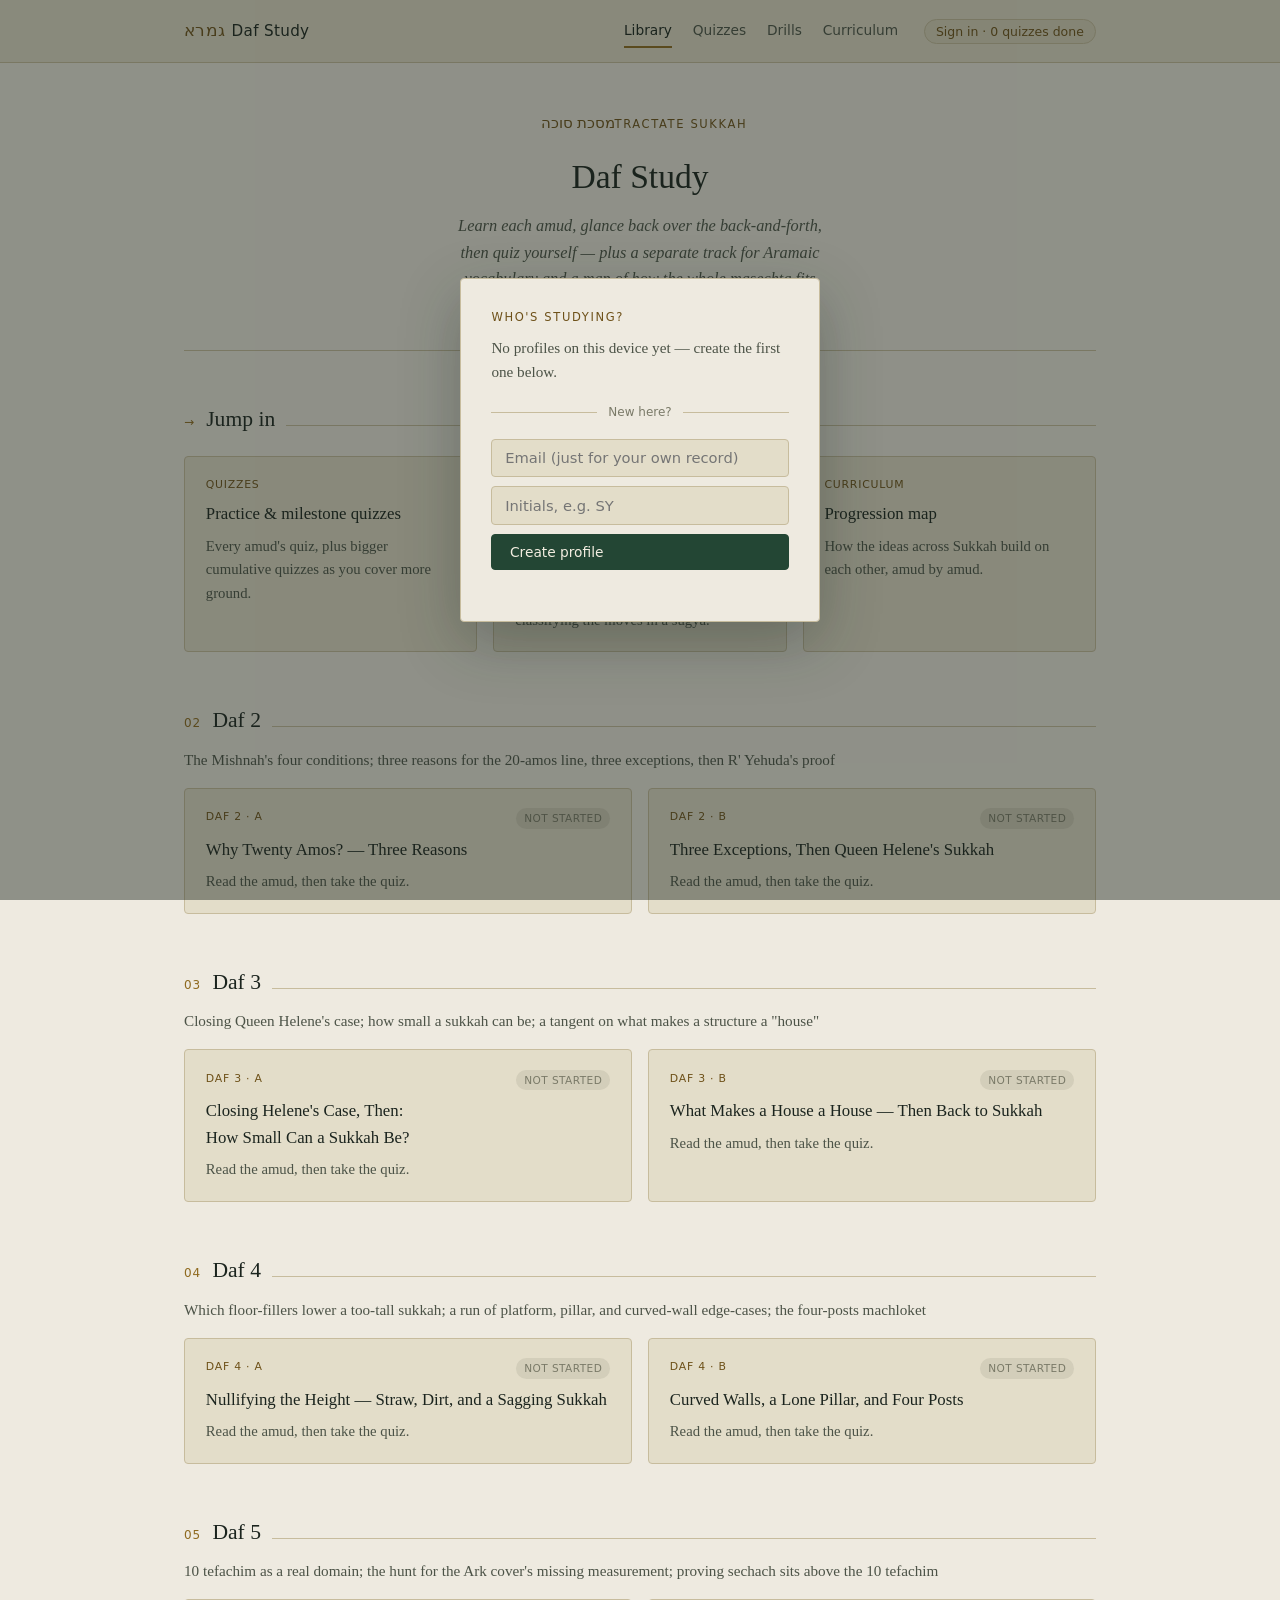
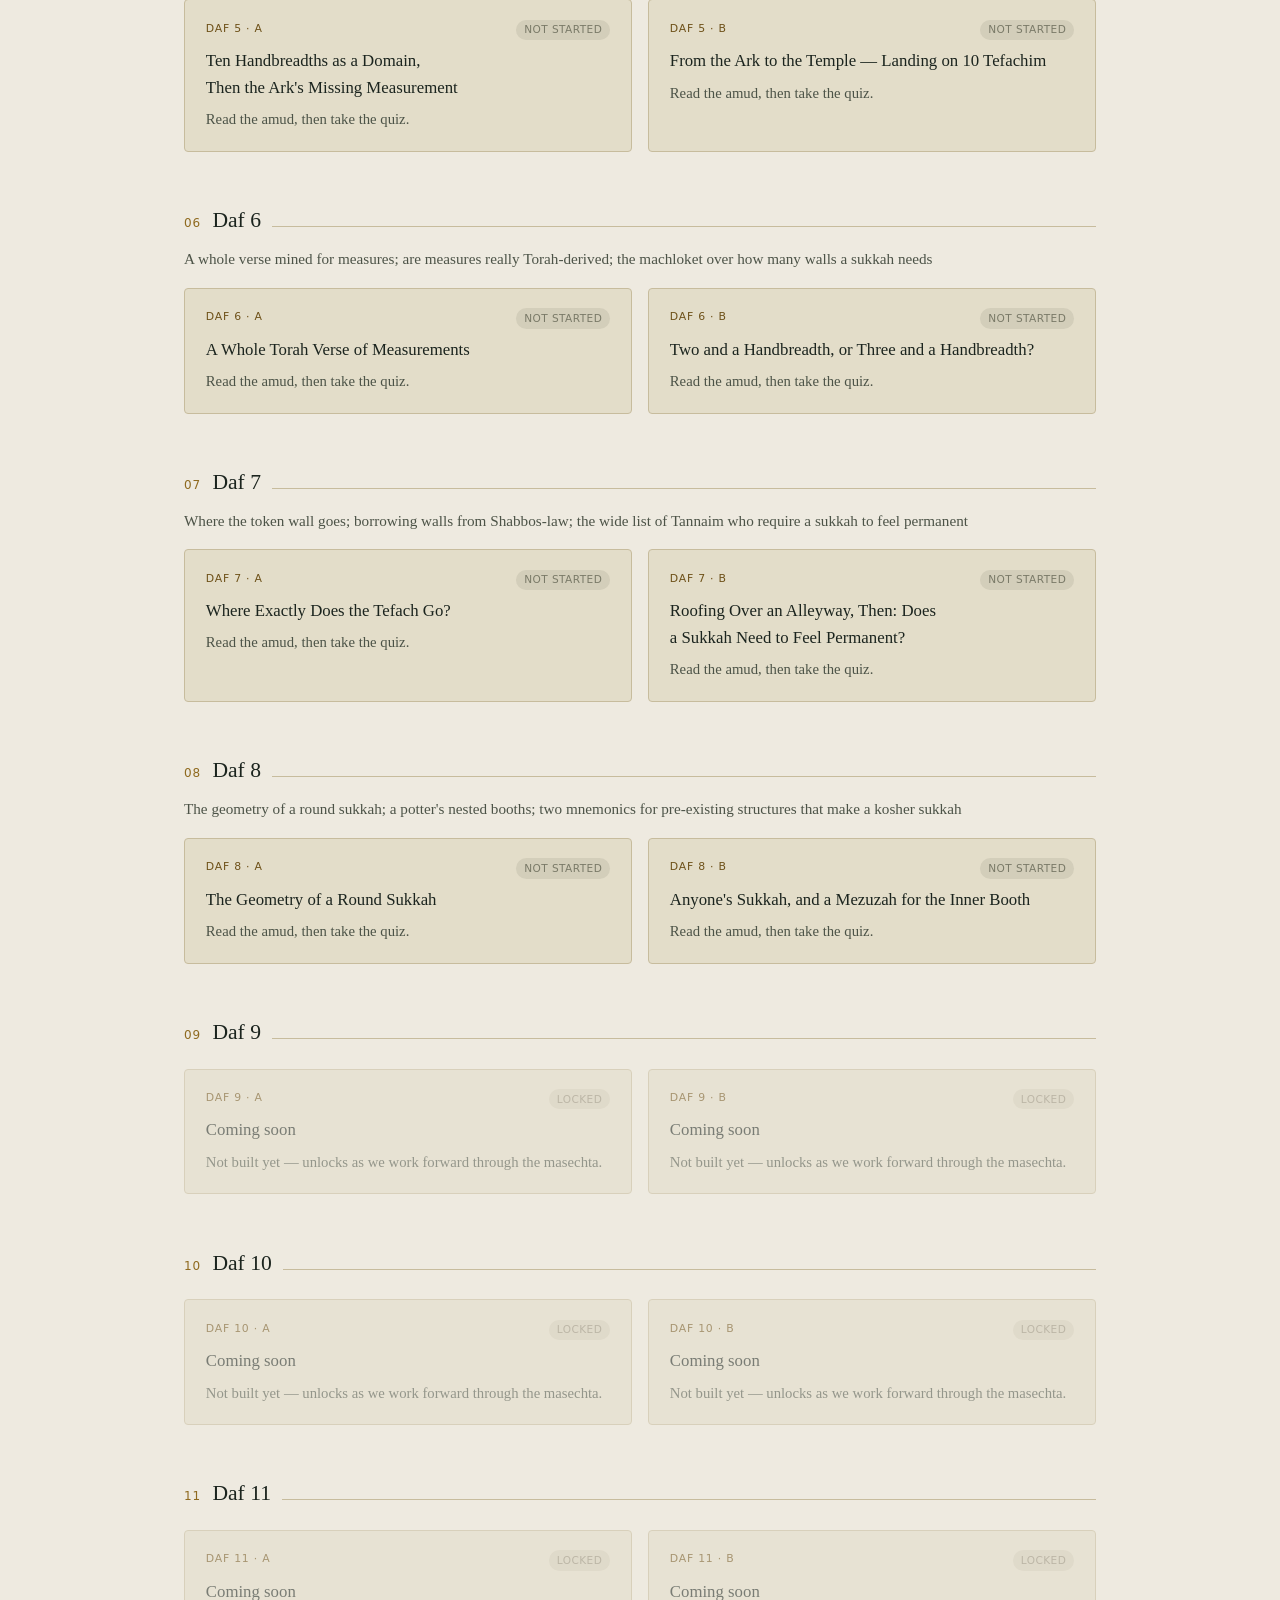
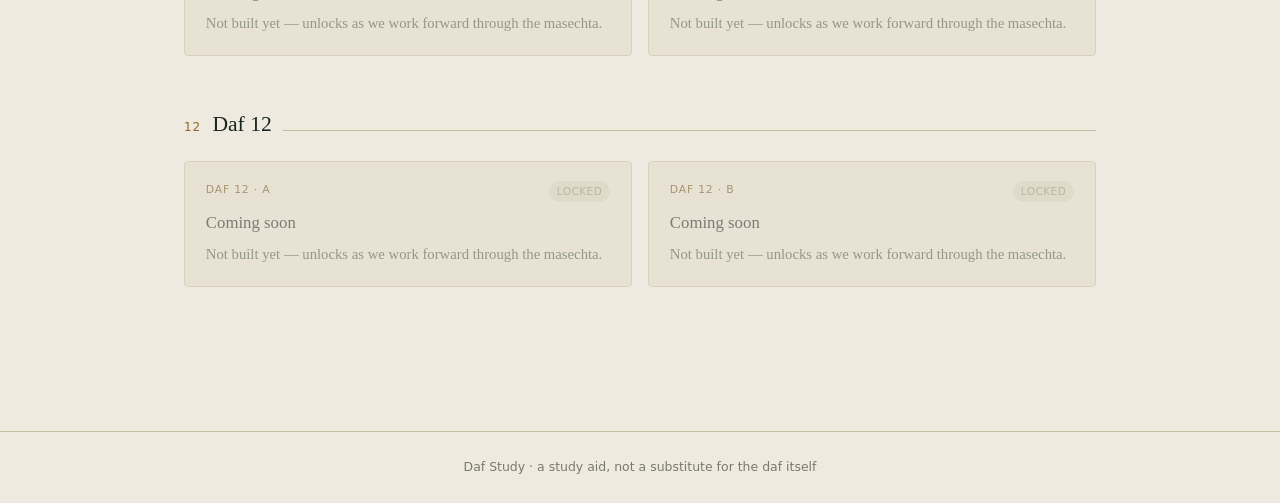
<file: index.html>
<!doctype html>
<html lang="en">
<head>
  <meta charset="utf-8" />
  <meta name="viewport" content="width=device-width, initial-scale=1" />
  <title>Daf Study — Tractate Sukkah</title>
  <link rel="icon" href="data:image/svg+xml,<svg xmlns=%22http://www.w3.org/2000/svg%22 font-size=%2290%22><text y=%22.9em%22>📜</text></svg>" />
  <link rel="stylesheet" href="assets/css/site.css" />
</head>
<body data-page="library">
  <div id="site-nav"></div>

  <div class="wrap wide">
    <header class="masthead">
      <div class="eyebrow"><he>מסכת סוכה</he>TRACTATE SUKKAH</div>
      <h1>Daf Study</h1>
      <p class="subtitle">Learn each amud, glance back over the back-and-forth, then quiz yourself — plus a separate track for Aramaic vocabulary and a map of how the whole masechta fits together.</p>
    </header>

    <section>
      <div class="section-head"><span class="section-num">→</span><h2>Jump in</h2><div class="section-dash"></div></div>
      <div class="card-grid">
        <a class="card" href="quizzes.html">
          <div class="card-eyebrow">Quizzes</div>
          <h3>Practice &amp; milestone quizzes</h3>
          <p>Every amud's quiz, plus bigger cumulative quizzes as you cover more ground.</p>
        </a>
        <a class="card" href="drills.html">
          <div class="card-eyebrow">Drills</div>
          <h3>Vocabulary, punctuation, argument structure</h3>
          <p>Bite-sized, Duolingo-style practice — Aramaic words, sentence sense, and classifying the moves in a sugya.</p>
        </a>
        <a class="card" href="curriculum.html">
          <div class="card-eyebrow">Curriculum</div>
          <h3>Progression map</h3>
          <p>How the ideas across Sukkah build on each other, amud by amud.</p>
        </a>
      </div>
    </section>

    <div id="library-root"></div>
  </div>

  <div id="site-footer"></div>

  <script type="module" src="assets/js/nav.js"></script>
  <script type="module">
    import { mountLibrary } from "./assets/js/render-library.js";
    mountLibrary();
  </script>
</body>
</html>
</file>
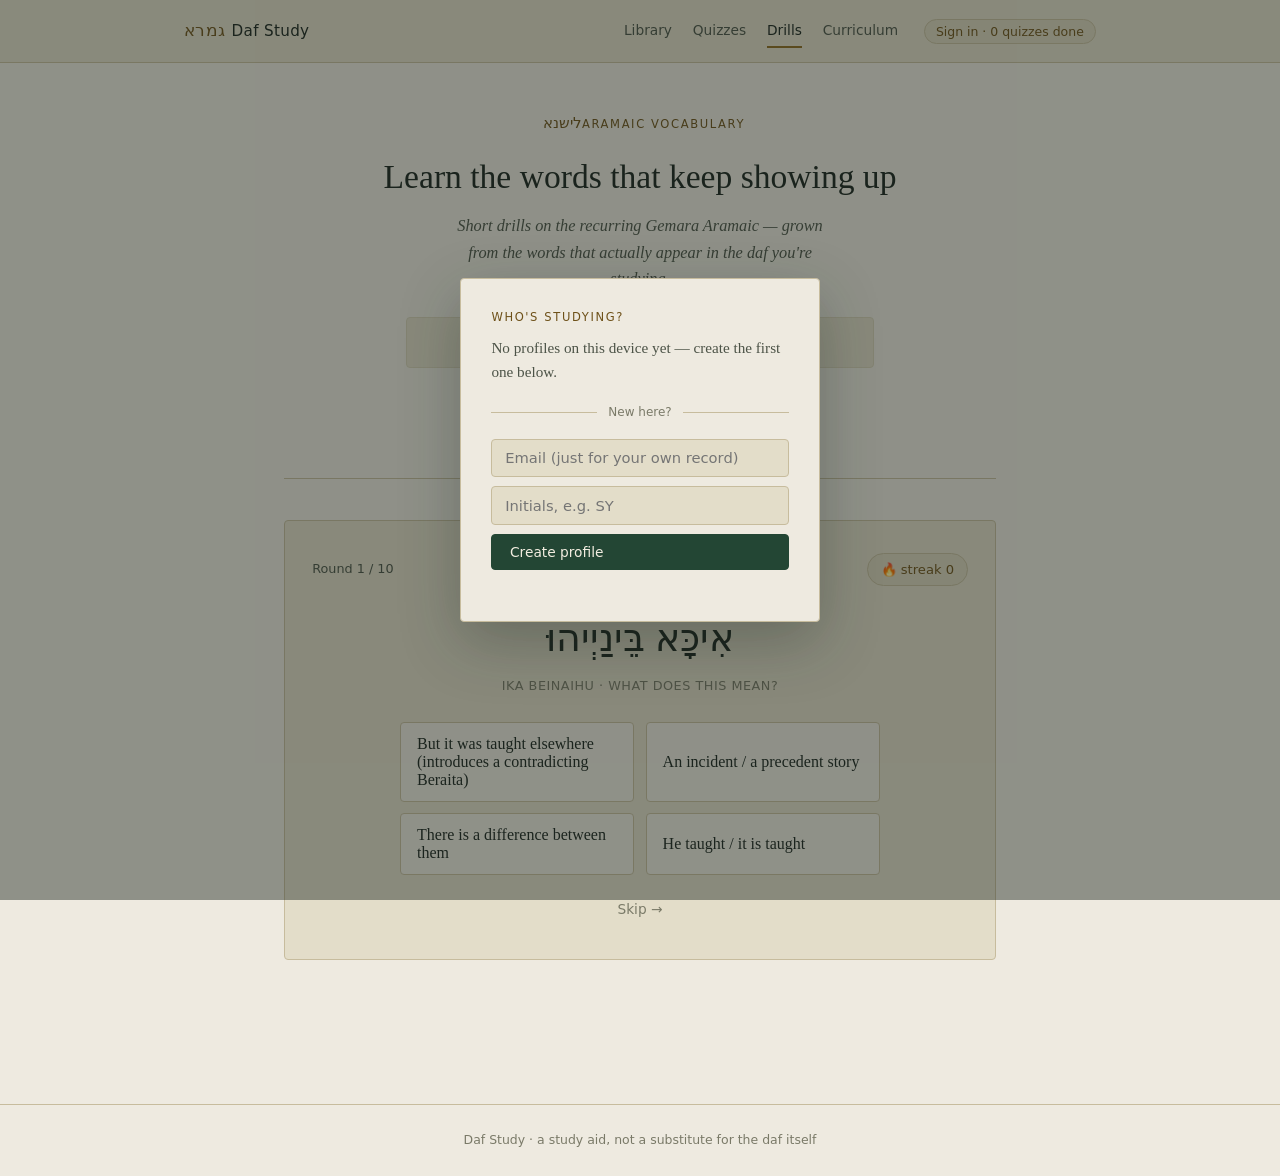
<file: aramaic.html>
<!doctype html>
<html lang="en">
<head>
  <meta charset="utf-8" />
  <meta name="viewport" content="width=device-width, initial-scale=1" />
  <title>Aramaic Drills — Daf Study</title>
  <link rel="icon" href="data:image/svg+xml,<svg xmlns=%22http://www.w3.org/2000/svg%22 font-size=%2290%22><text y=%22.9em%22>📜</text></svg>" />
  <link rel="stylesheet" href="assets/css/site.css" />
</head>
<body data-page="aramaic">
  <div id="site-nav"></div>

  <div class="wrap">
    <header class="masthead">
      <div class="eyebrow"><he>לישנא</he>ARAMAIC VOCABULARY</div>
      <h1>Learn the words that keep showing up</h1>
      <p class="subtitle">Short drills on the recurring Gemara Aramaic — grown from the words that actually appear in the daf you're studying.</p>
      <p class="note" id="vocab-count" style="text-align:center;"></p>
      <div id="vocab-stats"></div>
    </header>

    <div id="drill-root"></div>
  </div>

  <div id="site-footer"></div>

  <script type="module" src="assets/js/nav.js"></script>
  <script type="module">
    import { mountAramaic } from "./assets/js/aramaic-engine.js";
    mountAramaic();
  </script>
</body>
</html>
</file>
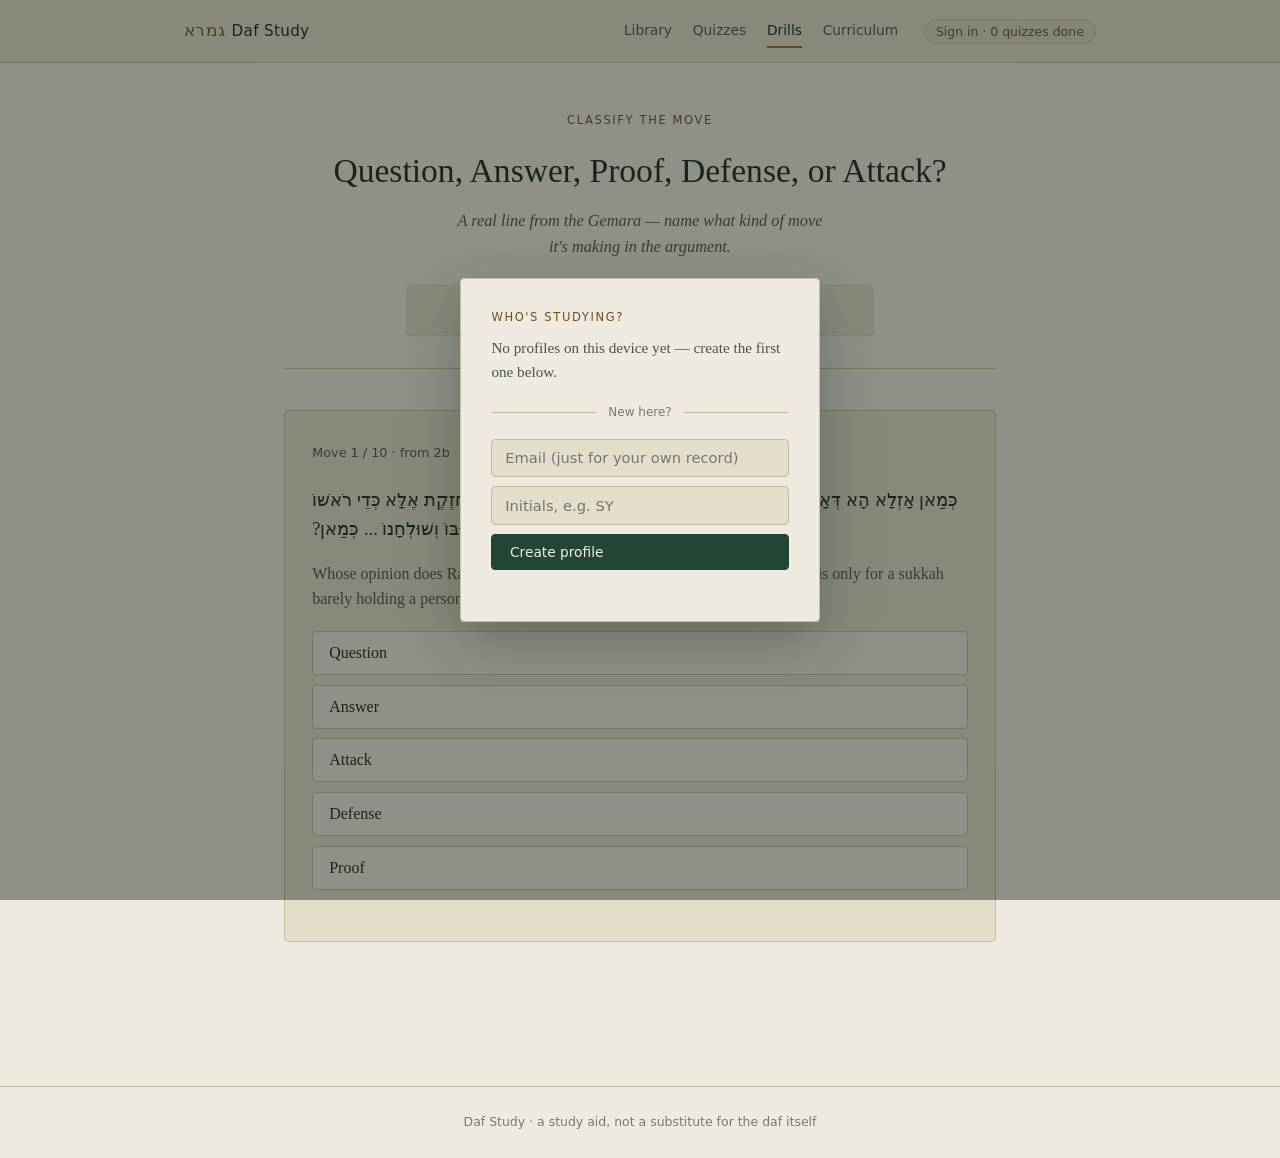
<file: classify.html>
<!doctype html>
<html lang="en">
<head>
  <meta charset="utf-8" />
  <meta name="viewport" content="width=device-width, initial-scale=1" />
  <title>Classify the Move — Daf Study</title>
  <link rel="icon" href="data:image/svg+xml,<svg xmlns=%22http://www.w3.org/2000/svg%22 font-size=%2290%22><text y=%22.9em%22>📜</text></svg>" />
  <link rel="stylesheet" href="assets/css/site.css" />
</head>
<body data-page="aramaic">
  <div id="site-nav"></div>

  <div class="wrap">
    <header class="masthead">
      <div class="eyebrow">CLASSIFY THE MOVE</div>
      <h1>Question, Answer, Proof, Defense, or Attack?</h1>
      <p class="subtitle">A real line from the Gemara — name what kind of move it's making in the argument.</p>
      <p class="note" id="vocab-count" style="text-align:center;"></p>
    </header>

    <div id="drill-root"></div>
  </div>

  <div id="site-footer"></div>

  <script type="module" src="assets/js/nav.js"></script>
  <script type="module">
    import { mountClassify } from "./assets/js/classify-engine.js";
    mountClassify();
  </script>
</body>
</html>
</file>
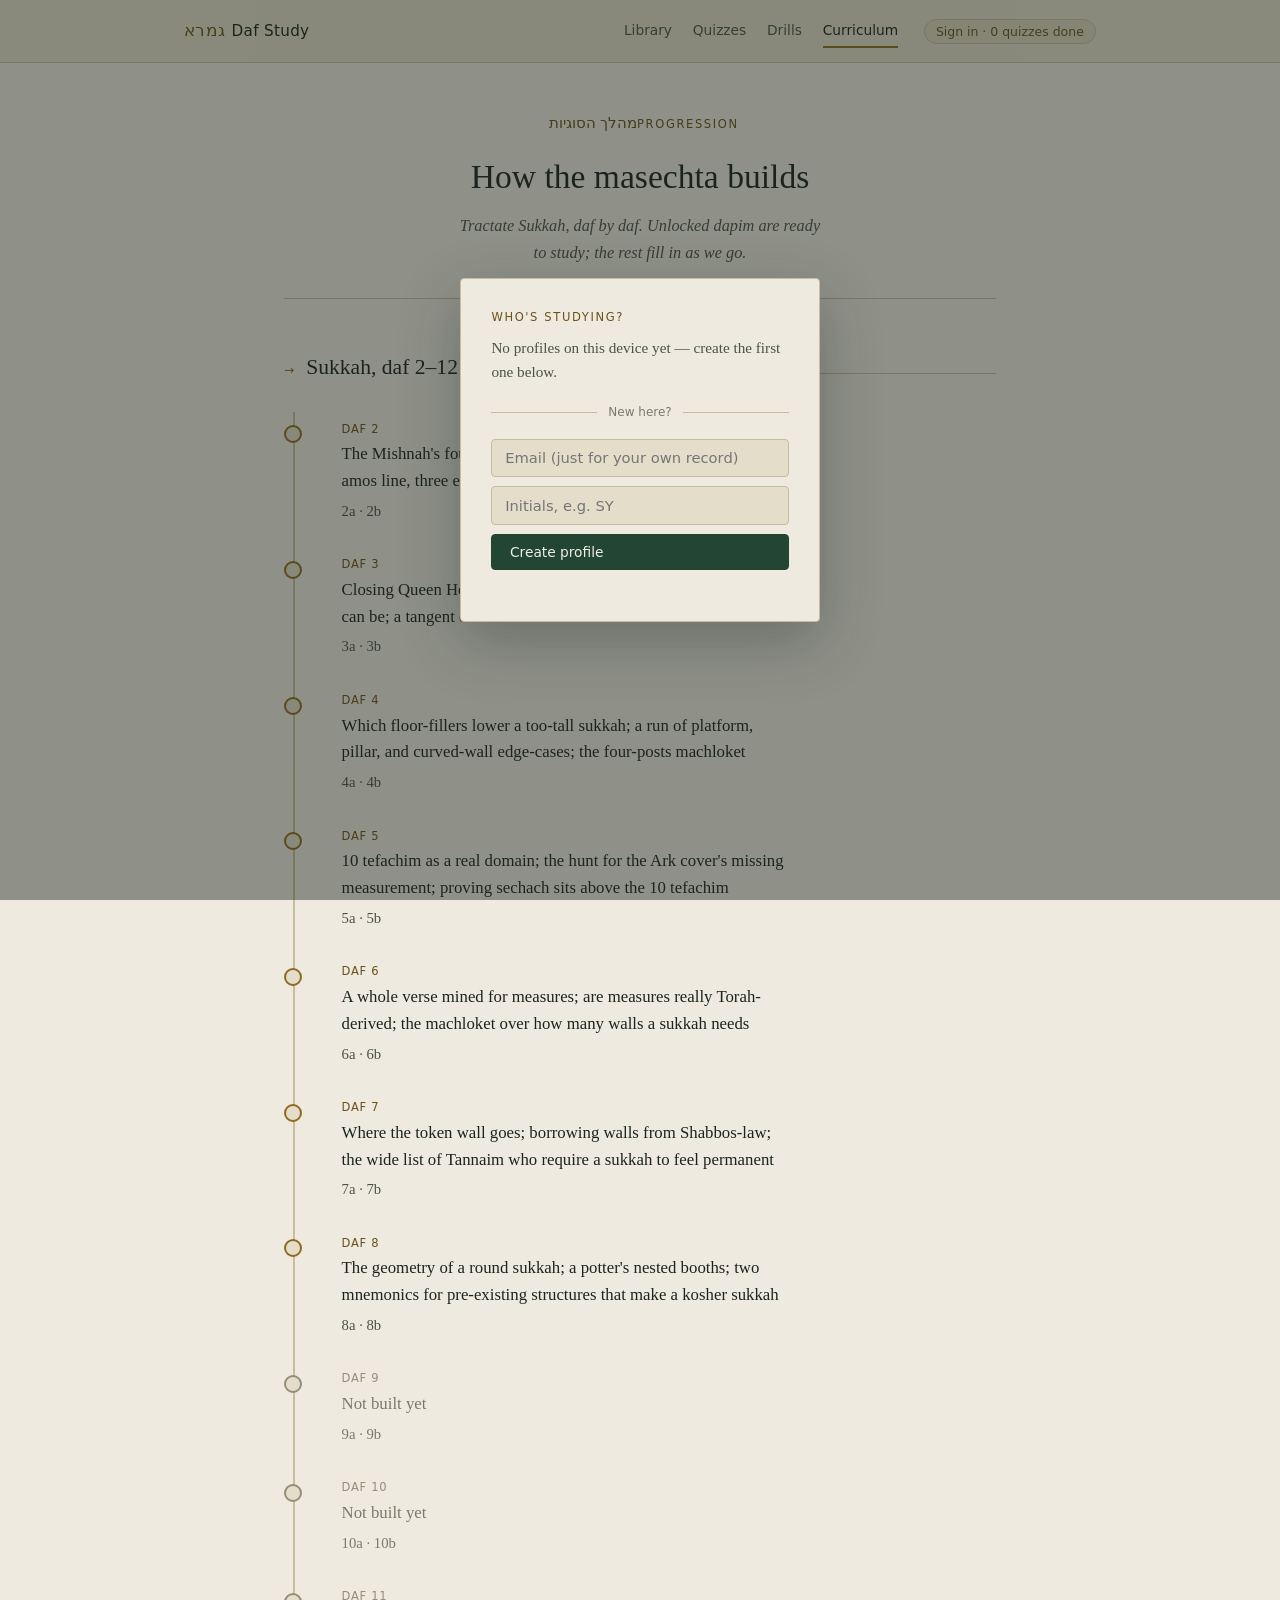
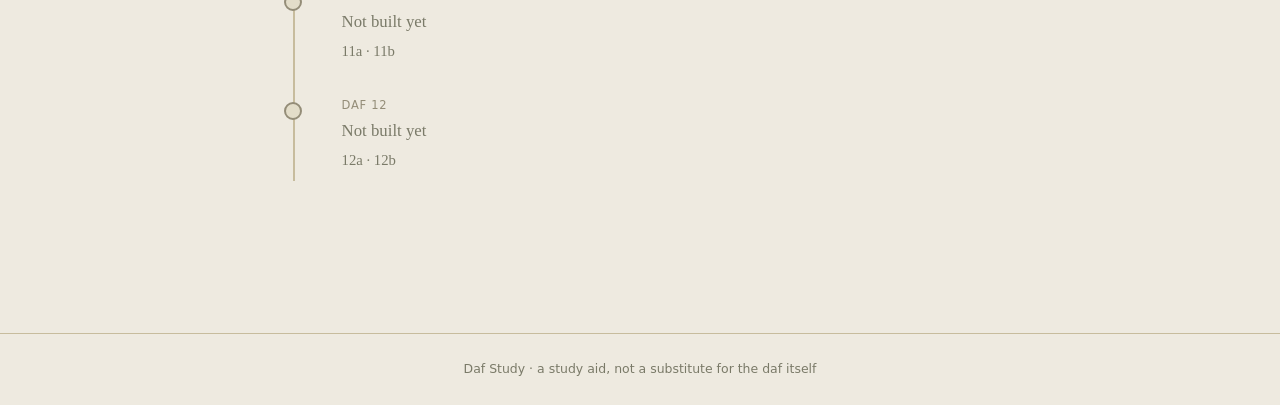
<file: curriculum.html>
<!doctype html>
<html lang="en">
<head>
  <meta charset="utf-8" />
  <meta name="viewport" content="width=device-width, initial-scale=1" />
  <title>Curriculum Map — Daf Study</title>
  <link rel="icon" href="data:image/svg+xml,<svg xmlns=%22http://www.w3.org/2000/svg%22 font-size=%2290%22><text y=%22.9em%22>📜</text></svg>" />
  <link rel="stylesheet" href="assets/css/site.css" />
</head>
<body data-page="curriculum">
  <div id="site-nav"></div>

  <div class="wrap">
    <header class="masthead">
      <div class="eyebrow"><he>מהלך הסוגיות</he>PROGRESSION</div>
      <h1>How the masechta builds</h1>
      <p class="subtitle">Tractate Sukkah, daf by daf. Unlocked dapim are ready to study; the rest fill in as we go.</p>
    </header>

    <section>
      <div class="section-head"><span class="section-num">→</span><h2>Sukkah, daf 2–12</h2><div class="section-dash"></div></div>
      <div id="map-root"></div>
    </section>
  </div>

  <div id="site-footer"></div>

  <script type="module" src="assets/js/nav.js"></script>
  <script type="module">
    import { mountCurriculum } from "./assets/js/render-curriculum.js";
    mountCurriculum();
  </script>
</body>
</html>
</file>
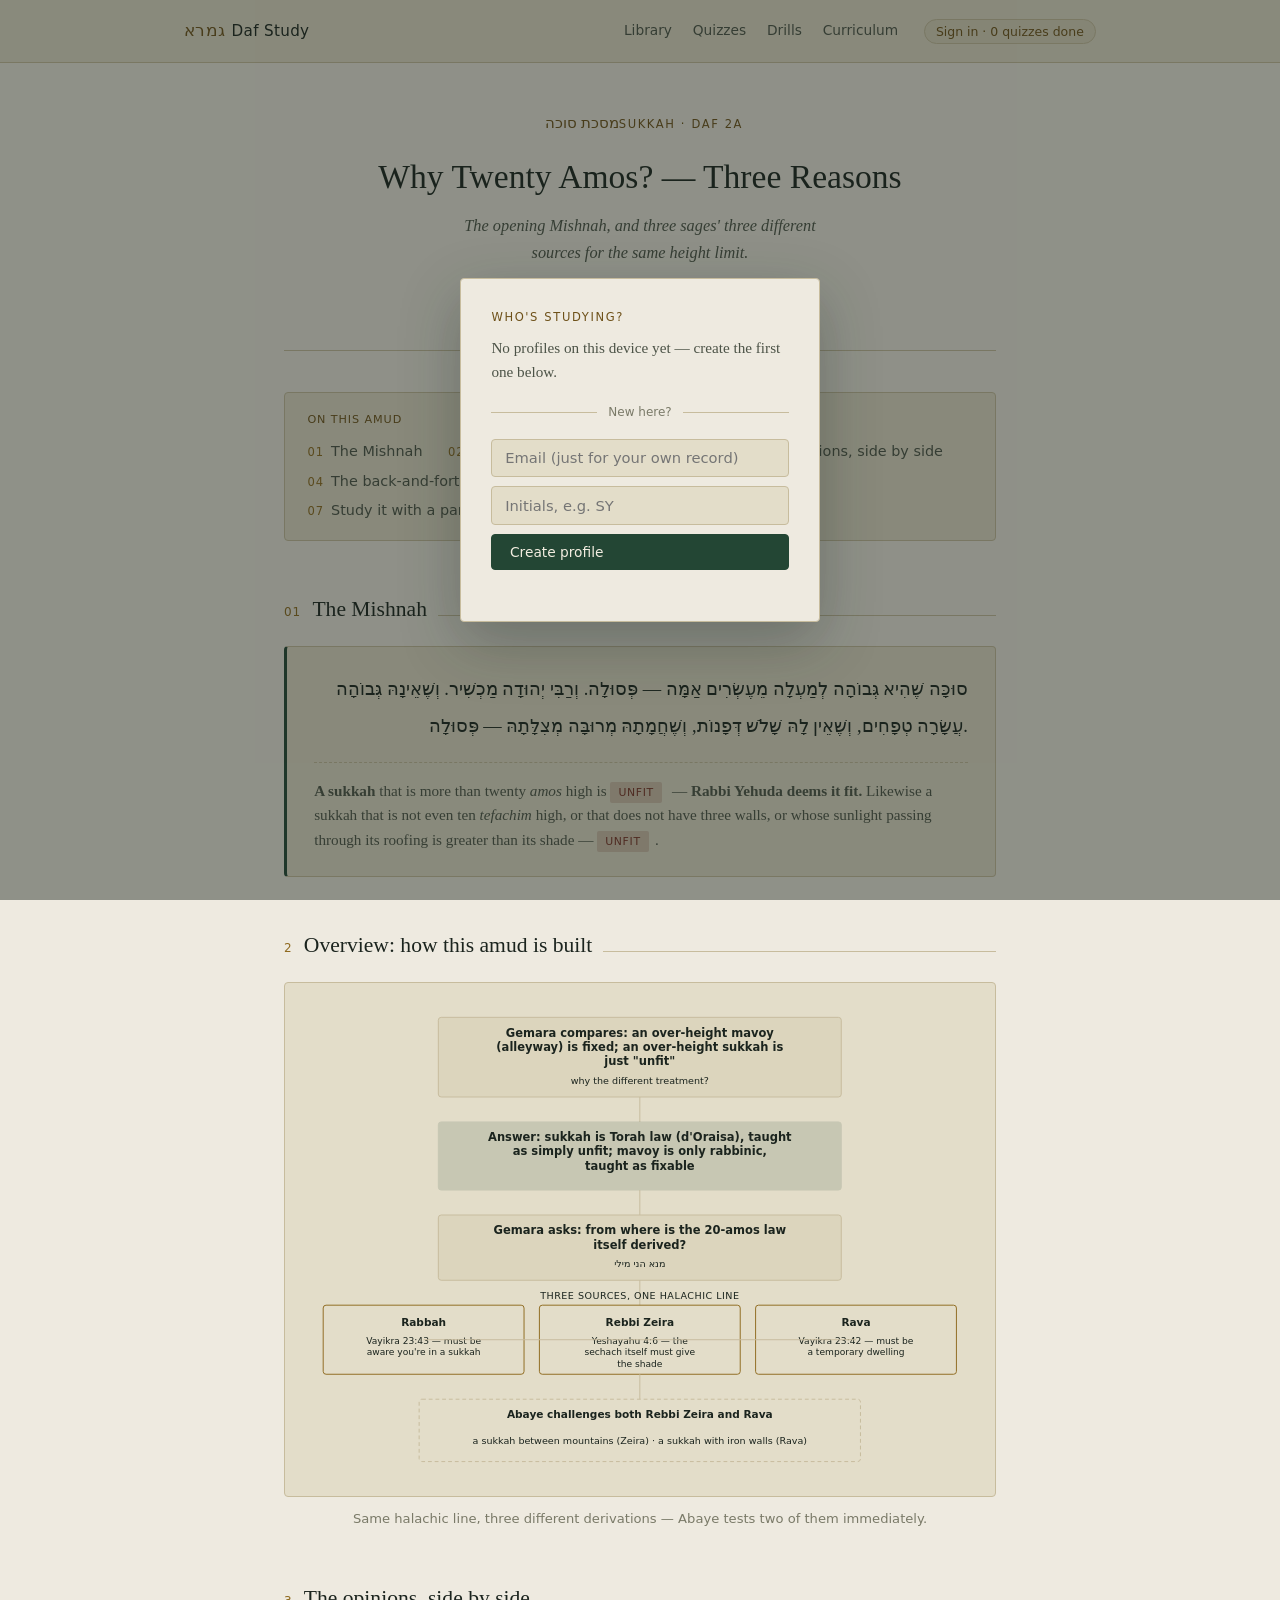
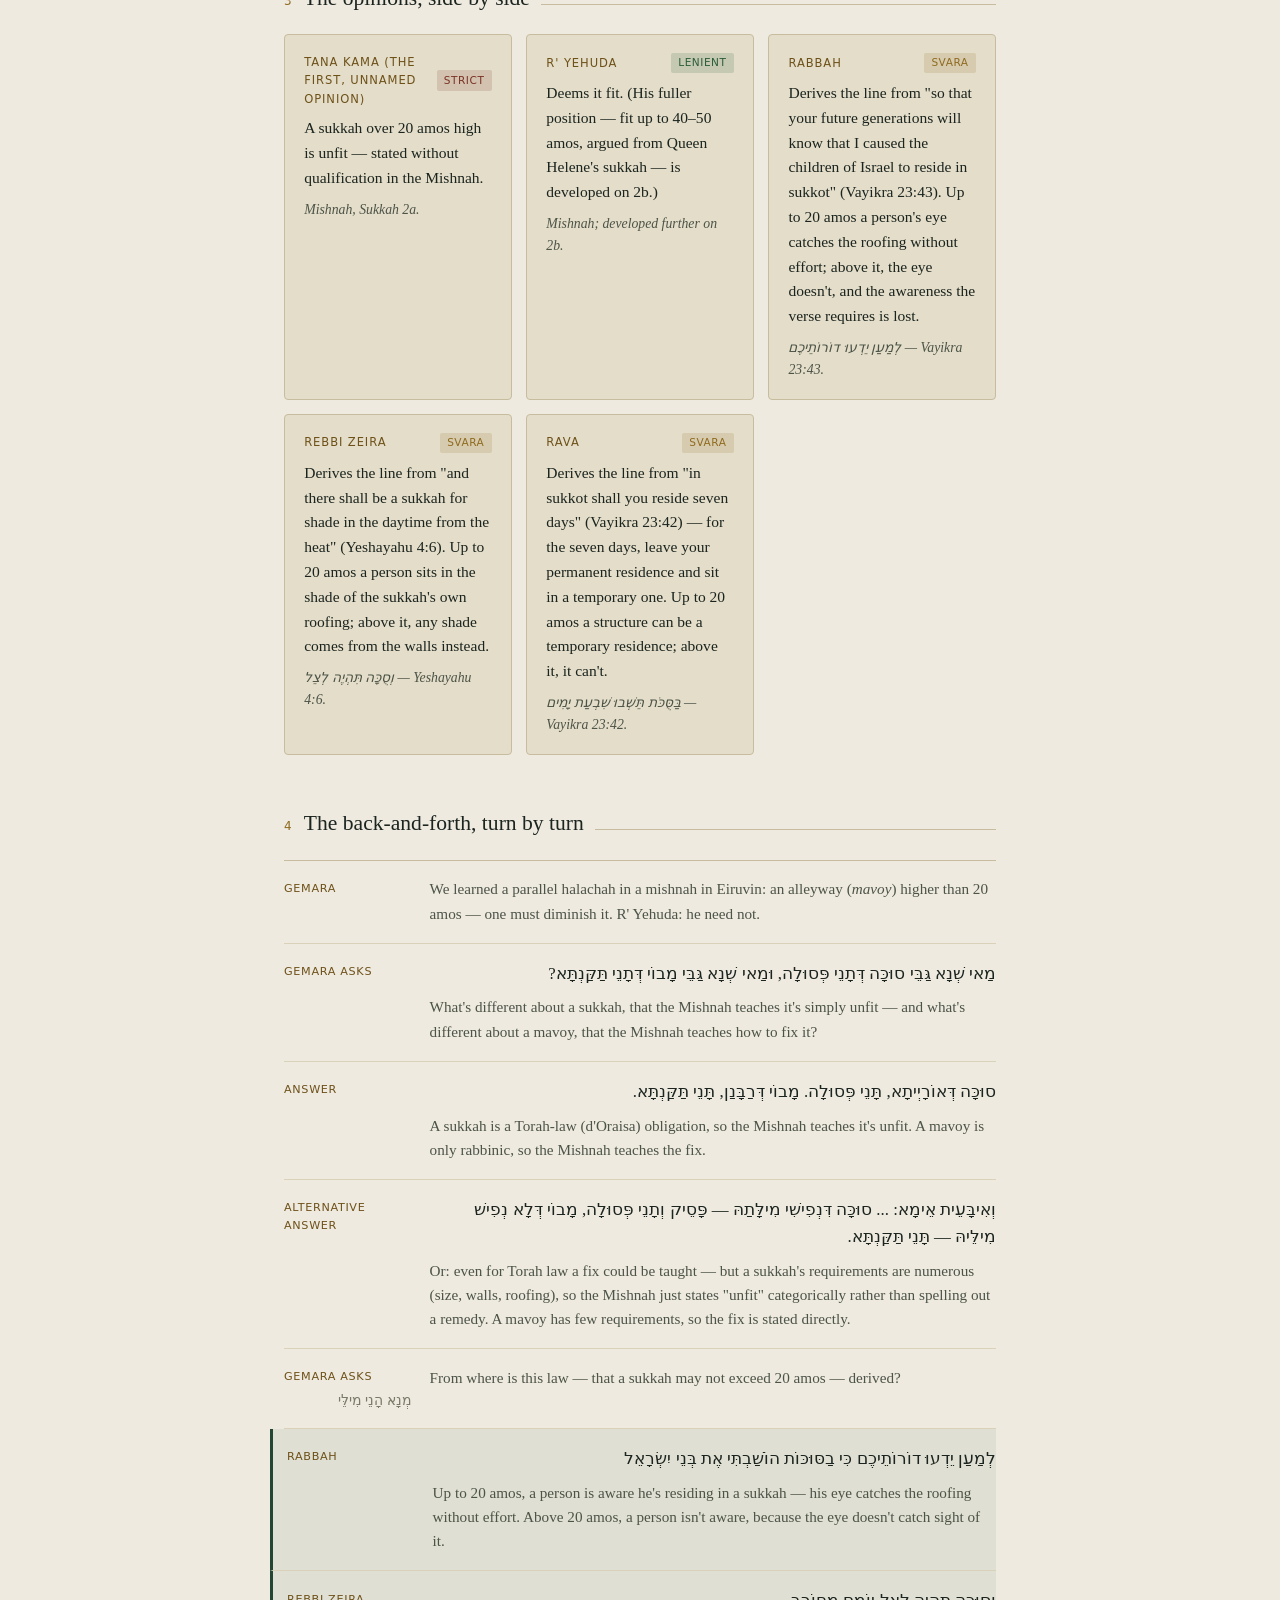
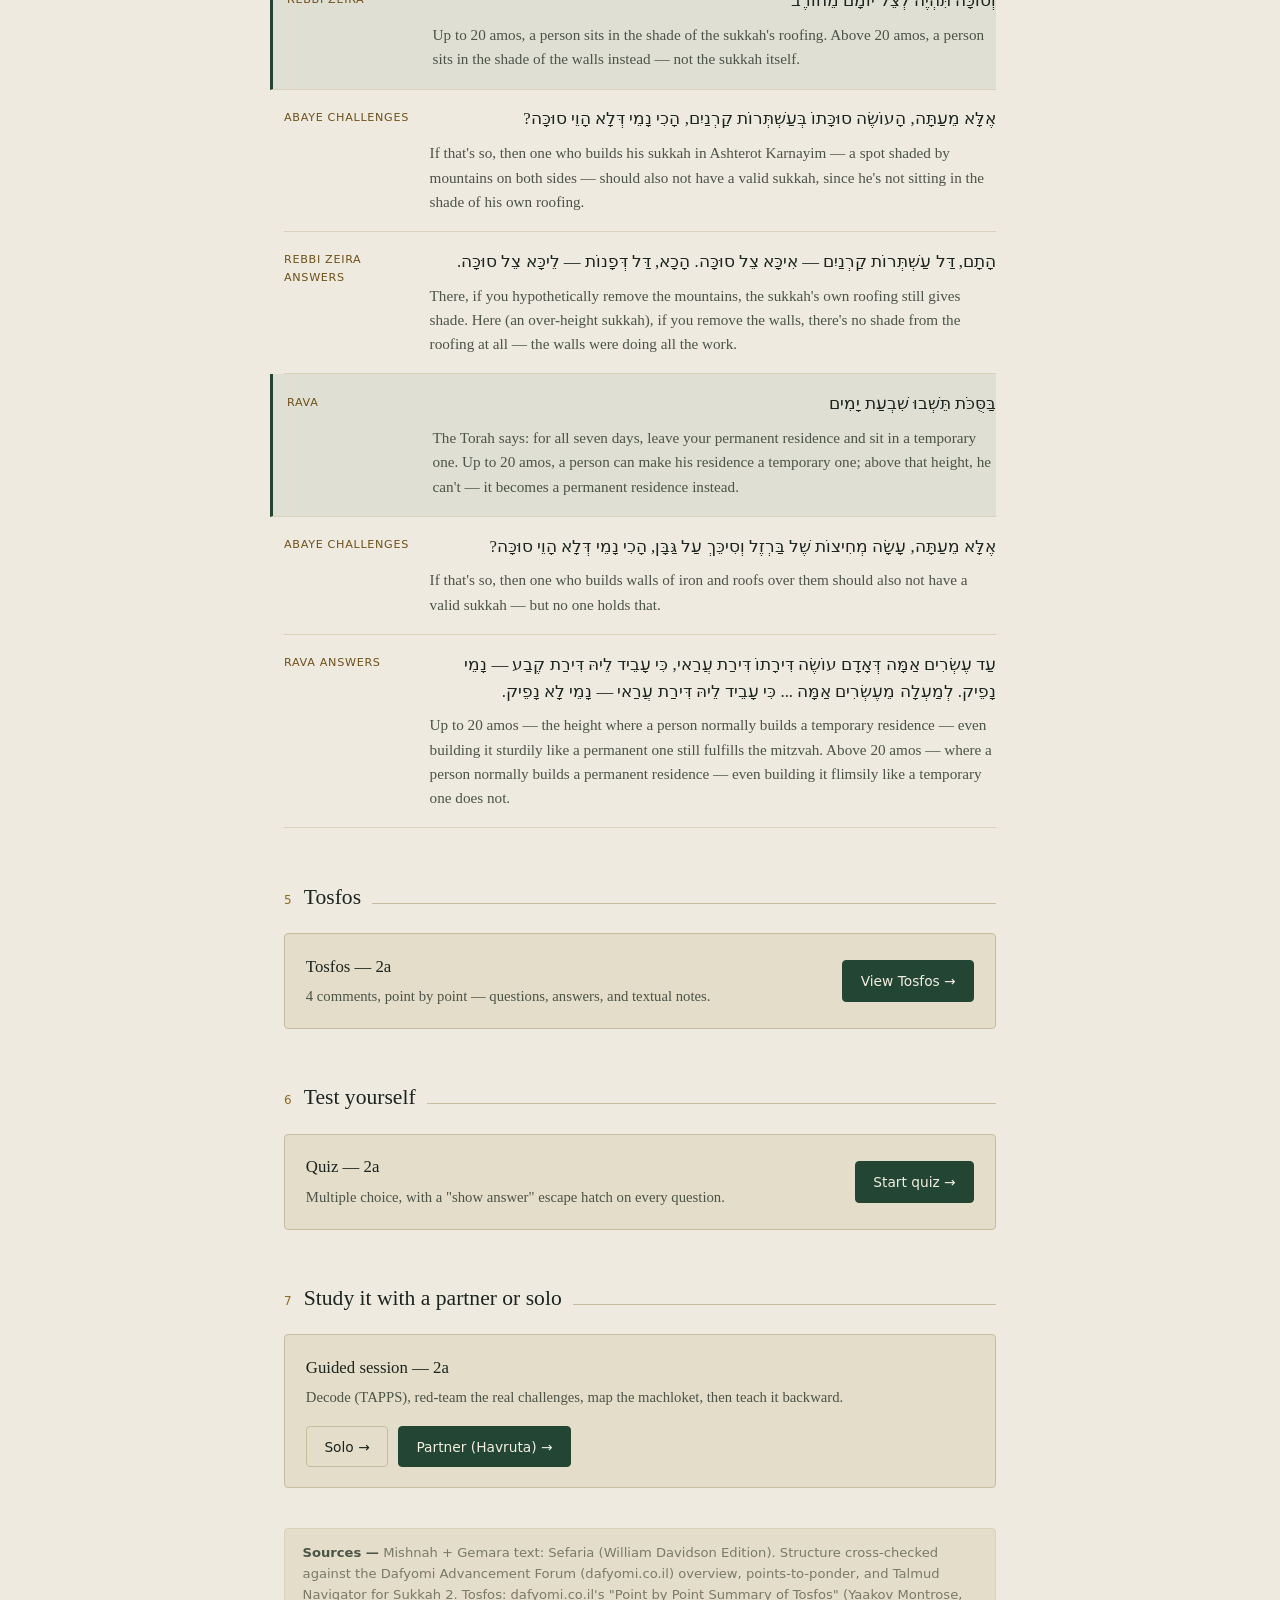
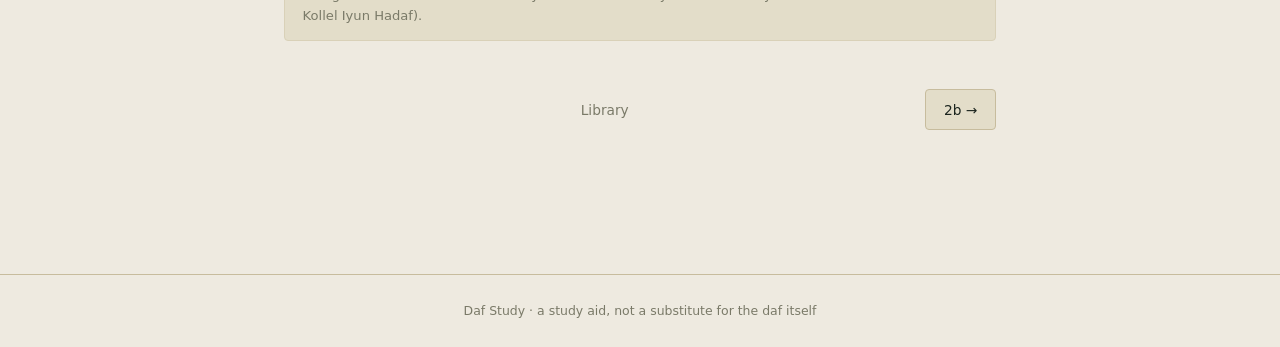
<file: daf.html>
<!doctype html>
<html lang="en">
<head>
  <meta charset="utf-8" />
  <meta name="viewport" content="width=device-width, initial-scale=1" />
  <title>Daf Study</title>
  <link rel="icon" href="data:image/svg+xml,<svg xmlns=%22http://www.w3.org/2000/svg%22 font-size=%2290%22><text y=%22.9em%22>📜</text></svg>" />
  <link rel="stylesheet" href="assets/css/site.css" />
</head>
<body data-page="daf">
  <div id="site-nav"></div>

  <div class="wrap">
    <header class="masthead">
      <div class="eyebrow" id="eyebrow"></div>
      <h1 id="h1">Loading…</h1>
      <p class="subtitle" id="subtitle"></p>
      <div id="view-toggle" style="margin-top:1.4rem;"></div>
    </header>

    <div id="daf-root"></div>

    <div id="daf-pager" style="margin-top:3rem;"></div>
  </div>

  <div id="site-footer"></div>

  <script type="module" src="assets/js/nav.js"></script>
  <script type="module">
    import { mountDafPage } from "./assets/js/render-daf.js";
    mountDafPage();
  </script>
</body>
</html>
</file>
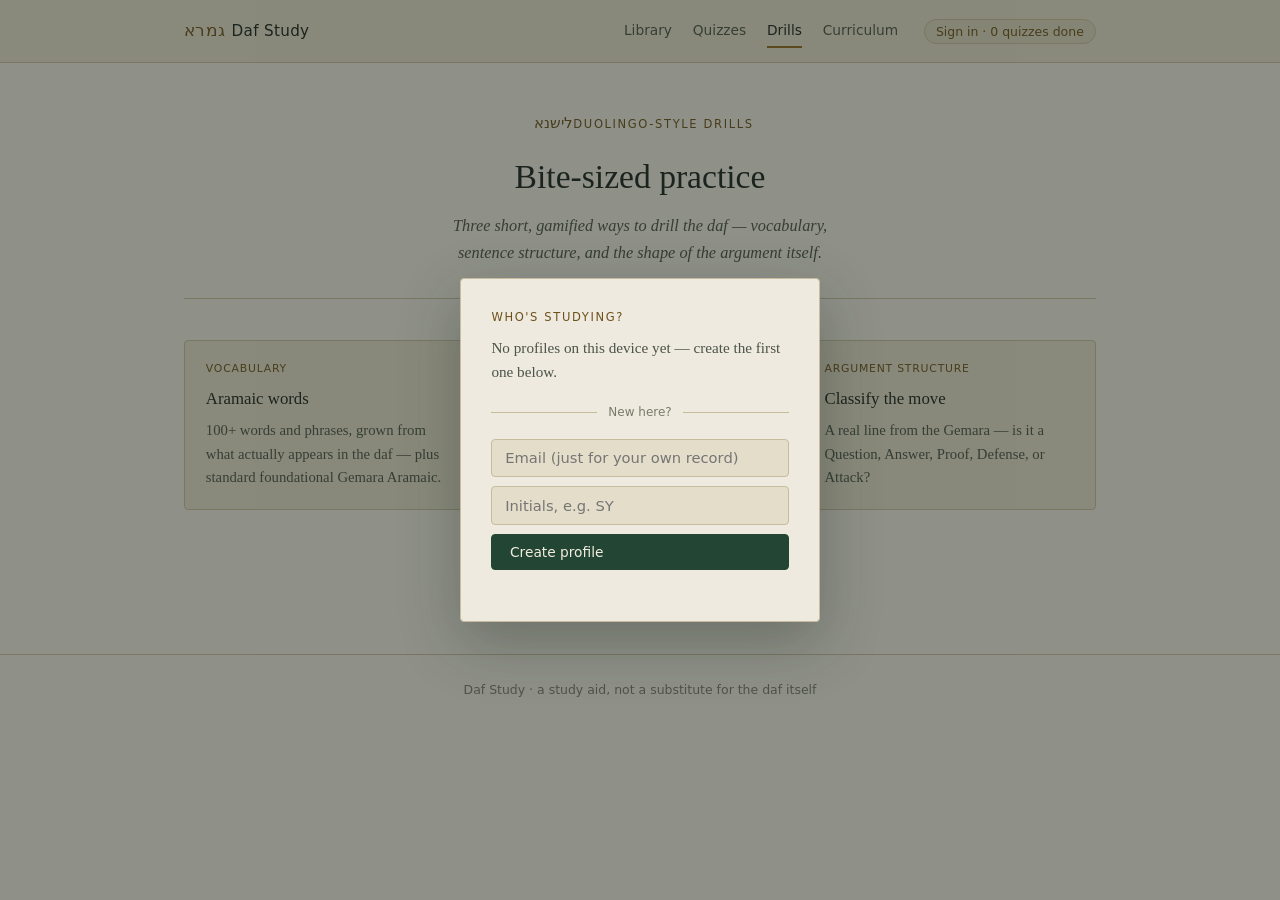
<file: drills.html>
<!doctype html>
<html lang="en">
<head>
  <meta charset="utf-8" />
  <meta name="viewport" content="width=device-width, initial-scale=1" />
  <title>Drills — Daf Study</title>
  <link rel="icon" href="data:image/svg+xml,<svg xmlns=%22http://www.w3.org/2000/svg%22 font-size=%2290%22><text y=%22.9em%22>📜</text></svg>" />
  <link rel="stylesheet" href="assets/css/site.css" />
</head>
<body data-page="aramaic">
  <div id="site-nav"></div>

  <div class="wrap wide">
    <header class="masthead">
      <div class="eyebrow"><he>לישנא</he>DUOLINGO-STYLE DRILLS</div>
      <h1>Bite-sized practice</h1>
      <p class="subtitle">Three short, gamified ways to drill the daf — vocabulary, sentence structure, and the shape of the argument itself.</p>
    </header>

    <div class="card-grid">
      <a class="card" href="aramaic.html">
        <div class="card-eyebrow">Vocabulary</div>
        <h3>Aramaic words</h3>
        <p>100+ words and phrases, grown from what actually appears in the daf — plus standard foundational Gemara Aramaic.</p>
      </a>
      <a class="card" href="punctuation.html">
        <div class="card-eyebrow">Sentence sense</div>
        <h3>Punctuate the line</h3>
        <p>Real Aramaic lines from the Gemara text, stripped of punctuation — place the comma, period, or question mark.</p>
      </a>
      <a class="card" href="classify.html">
        <div class="card-eyebrow">Argument structure</div>
        <h3>Classify the move</h3>
        <p>A real line from the Gemara — is it a Question, Answer, Proof, Defense, or Attack?</p>
      </a>
    </div>
  </div>

  <div id="site-footer"></div>

  <script type="module" src="assets/js/nav.js"></script>
</body>
</html>
</file>
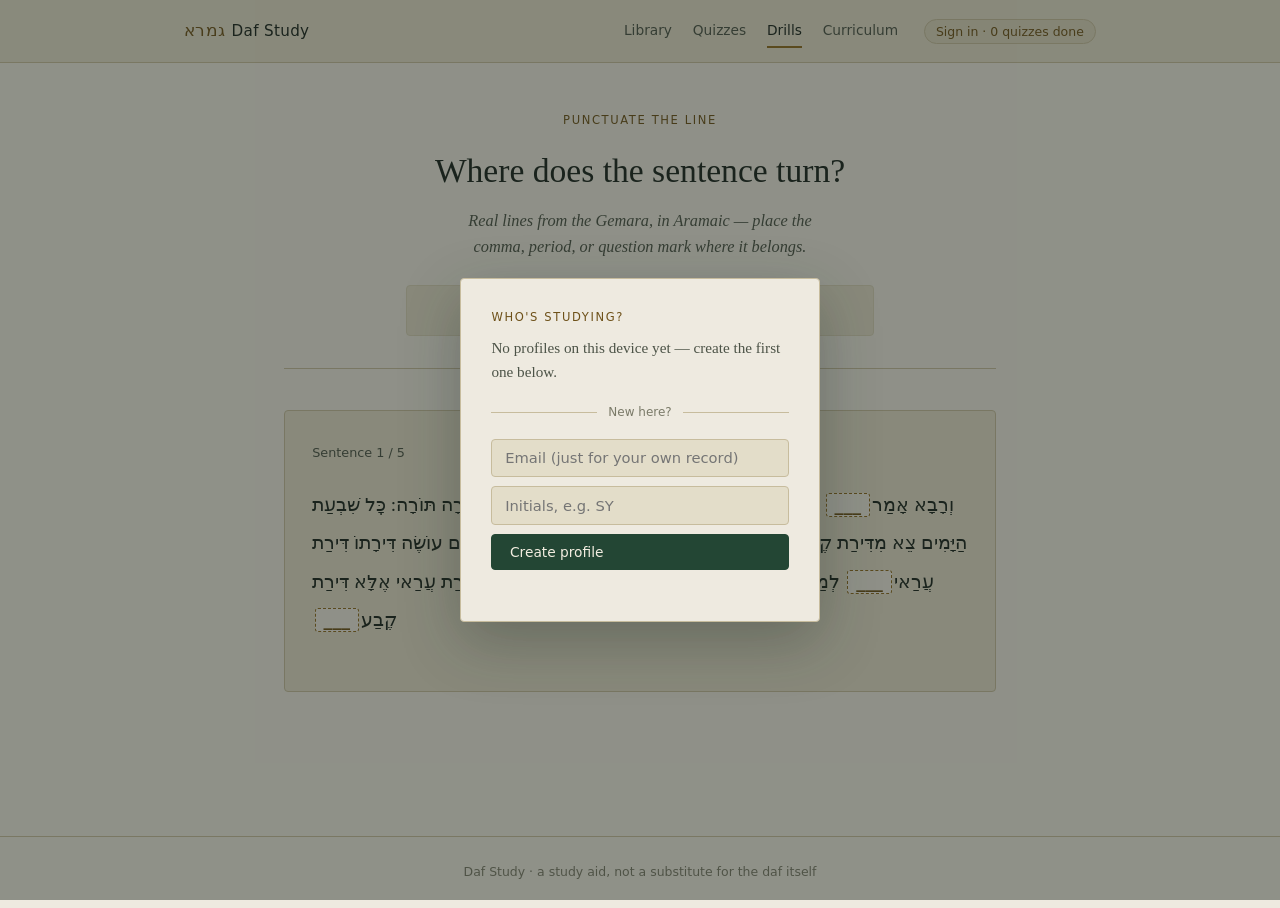
<file: punctuation.html>
<!doctype html>
<html lang="en">
<head>
  <meta charset="utf-8" />
  <meta name="viewport" content="width=device-width, initial-scale=1" />
  <title>Punctuation Drill — Daf Study</title>
  <link rel="icon" href="data:image/svg+xml,<svg xmlns=%22http://www.w3.org/2000/svg%22 font-size=%2290%22><text y=%22.9em%22>📜</text></svg>" />
  <link rel="stylesheet" href="assets/css/site.css" />
</head>
<body data-page="aramaic">
  <div id="site-nav"></div>

  <div class="wrap">
    <header class="masthead">
      <div class="eyebrow">PUNCTUATE THE LINE</div>
      <h1>Where does the sentence turn?</h1>
      <p class="subtitle">Real lines from the Gemara, in Aramaic — place the comma, period, or question mark where it belongs.</p>
      <p class="note" id="vocab-count" style="text-align:center;"></p>
    </header>

    <div id="drill-root"></div>
  </div>

  <div id="site-footer"></div>

  <script type="module" src="assets/js/nav.js"></script>
  <script type="module">
    import { mountPunctuation } from "./assets/js/punctuation-engine.js";
    mountPunctuation();
  </script>
</body>
</html>
</file>
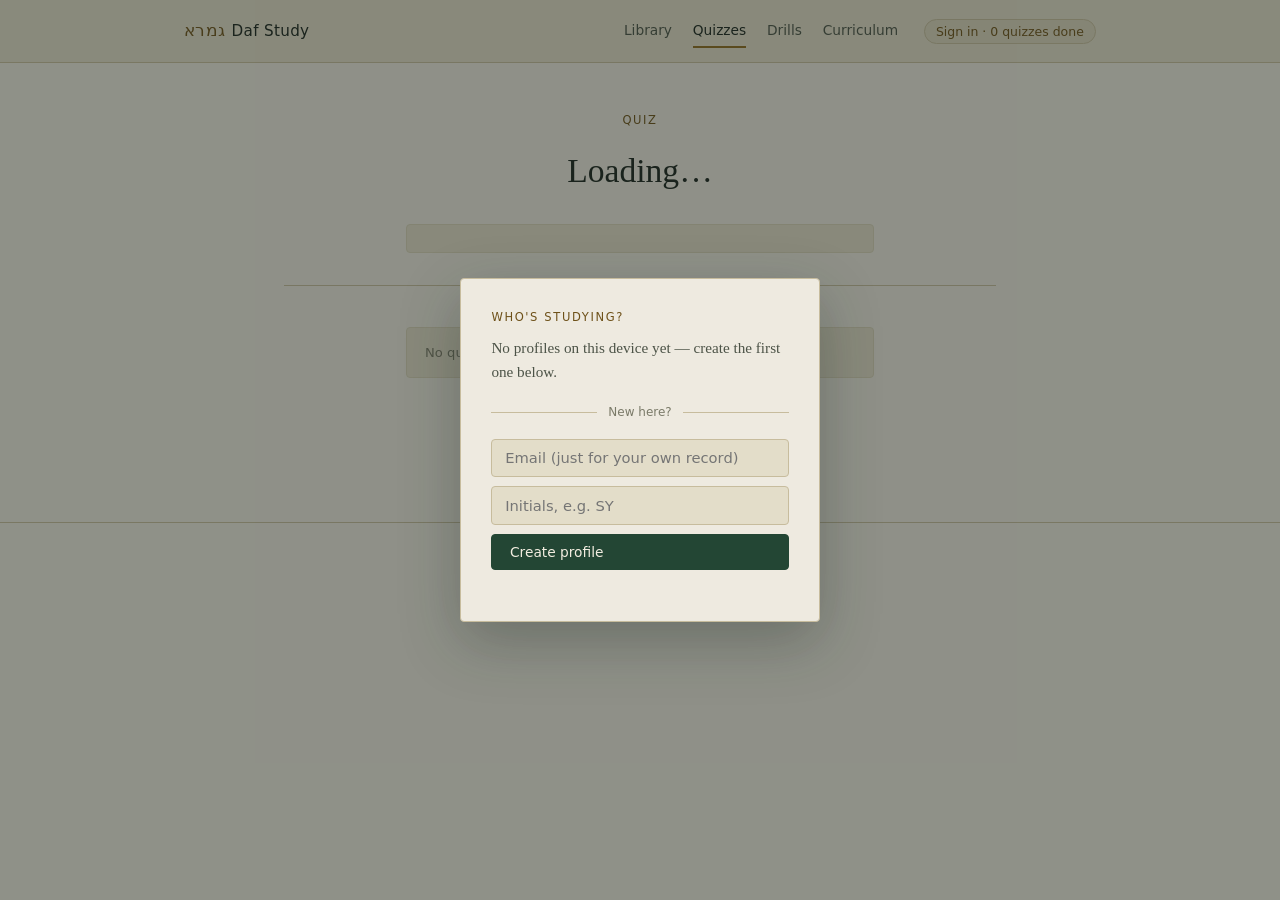
<file: quiz.html>
<!doctype html>
<html lang="en">
<head>
  <meta charset="utf-8" />
  <meta name="viewport" content="width=device-width, initial-scale=1" />
  <title>Quiz — Daf Study</title>
  <link rel="icon" href="data:image/svg+xml,<svg xmlns=%22http://www.w3.org/2000/svg%22 font-size=%2290%22><text y=%22.9em%22>📜</text></svg>" />
  <link rel="stylesheet" href="assets/css/site.css" />
</head>
<body data-page="quizzes">
  <div id="site-nav"></div>

  <div class="wrap">
    <header class="masthead">
      <div class="eyebrow">QUIZ</div>
      <h1 id="h1">Loading…</h1>
      <p class="subtitle" id="subtitle"></p>
      <p class="note" id="quiz-source" style="text-align:center;"></p>
    </header>

    <div id="quiz-root"></div>
  </div>

  <div id="site-footer"></div>

  <script type="module" src="assets/js/nav.js"></script>
  <script type="module">
    import { mountQuiz } from "./assets/js/quiz-engine.js";
    mountQuiz();
  </script>
</body>
</html>
</file>
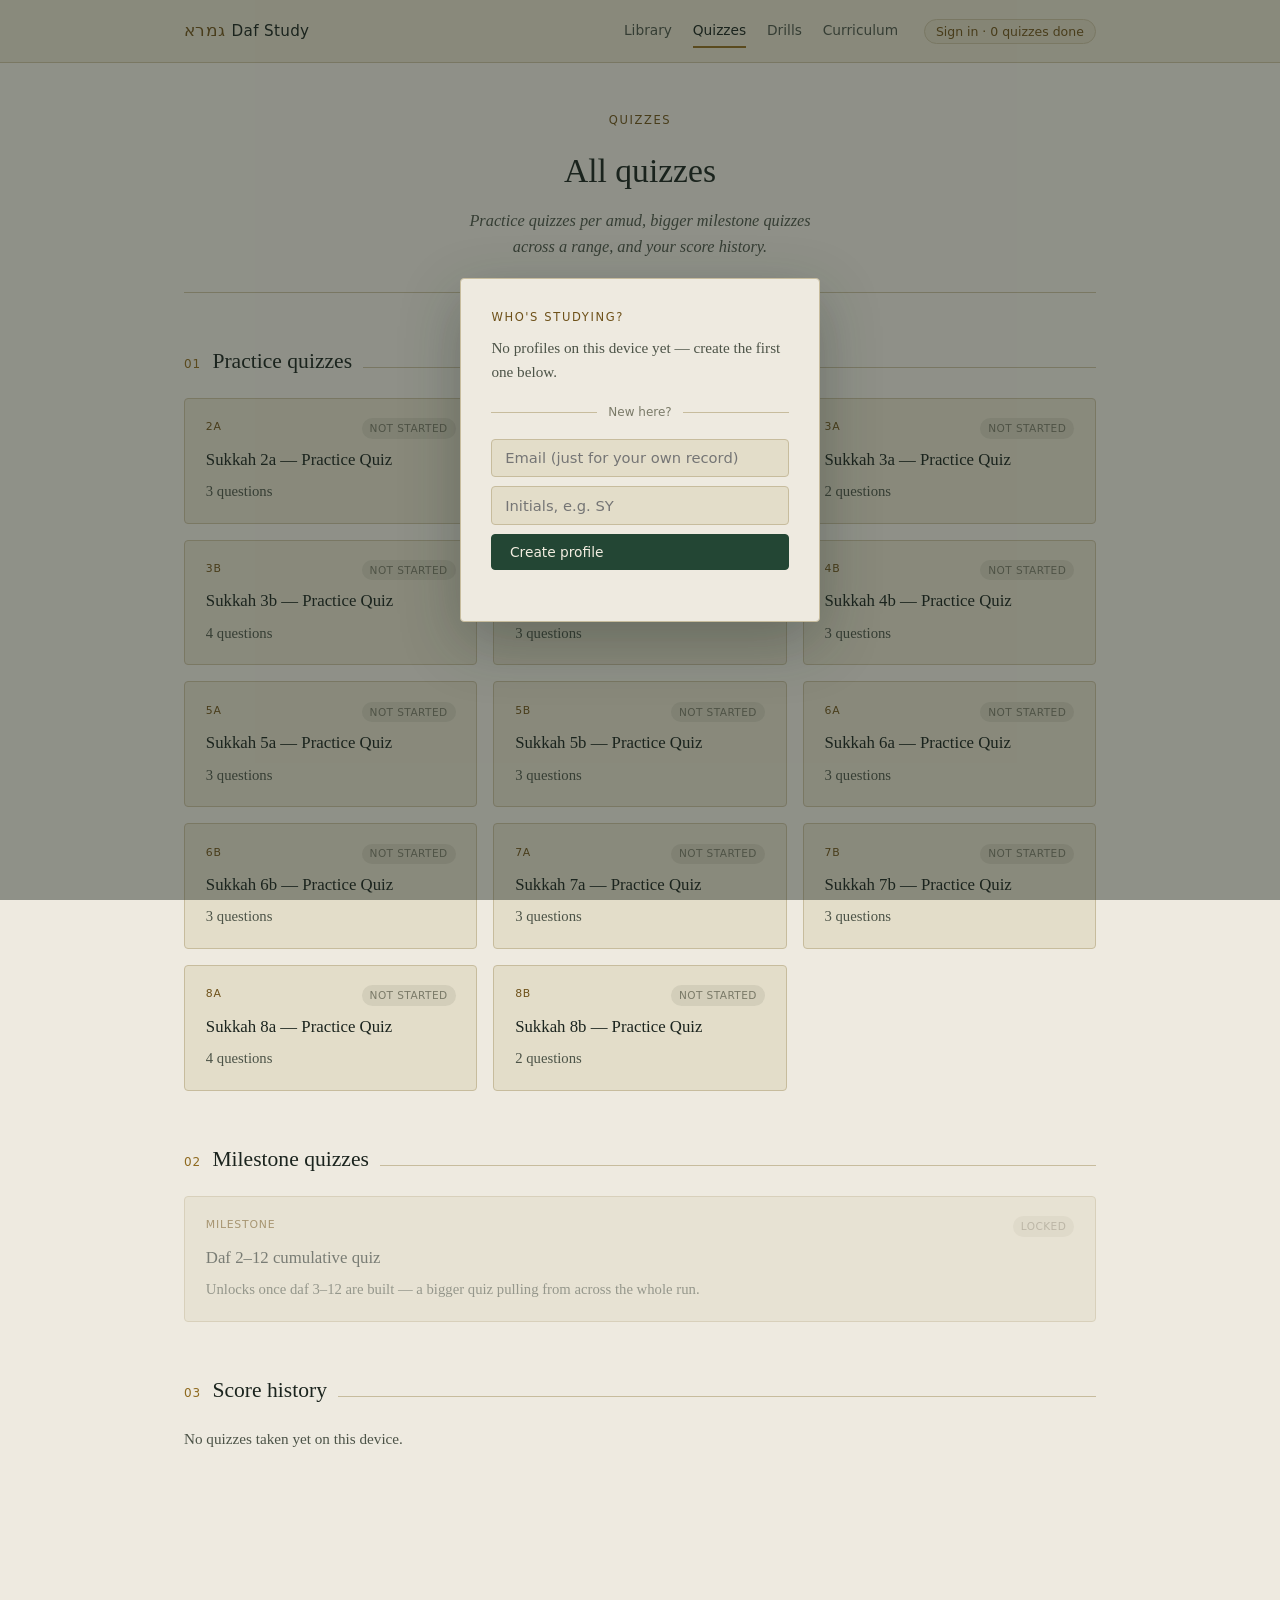
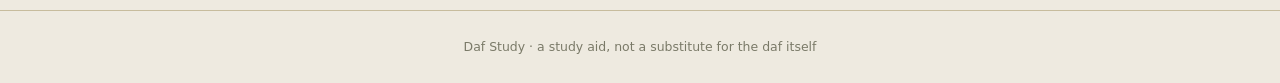
<file: quizzes.html>
<!doctype html>
<html lang="en">
<head>
  <meta charset="utf-8" />
  <meta name="viewport" content="width=device-width, initial-scale=1" />
  <title>Quizzes — Daf Study</title>
  <link rel="icon" href="data:image/svg+xml,<svg xmlns=%22http://www.w3.org/2000/svg%22 font-size=%2290%22><text y=%22.9em%22>📜</text></svg>" />
  <link rel="stylesheet" href="assets/css/site.css" />
</head>
<body data-page="quizzes">
  <div id="site-nav"></div>

  <div class="wrap wide">
    <header class="masthead">
      <div class="eyebrow">QUIZZES</div>
      <h1>All quizzes</h1>
      <p class="subtitle">Practice quizzes per amud, bigger milestone quizzes across a range, and your score history.</p>
    </header>

    <section>
      <div class="section-head"><span class="section-num">01</span><h2>Practice quizzes</h2><div class="section-dash"></div></div>
      <div class="card-grid" id="practice-root"></div>
    </section>

    <section>
      <div class="section-head"><span class="section-num">02</span><h2>Milestone quizzes</h2><div class="section-dash"></div></div>
      <div class="card-grid" id="milestone-root"></div>
    </section>

    <section>
      <div class="section-head"><span class="section-num">03</span><h2>Score history</h2><div class="section-dash"></div></div>
      <div id="history-root"></div>
    </section>
  </div>

  <div id="site-footer"></div>

  <script type="module" src="assets/js/nav.js"></script>
  <script type="module">
    import { mountQuizzesHub } from "./assets/js/render-quizzes.js";
    mountQuizzesHub();
  </script>
</body>
</html>
</file>
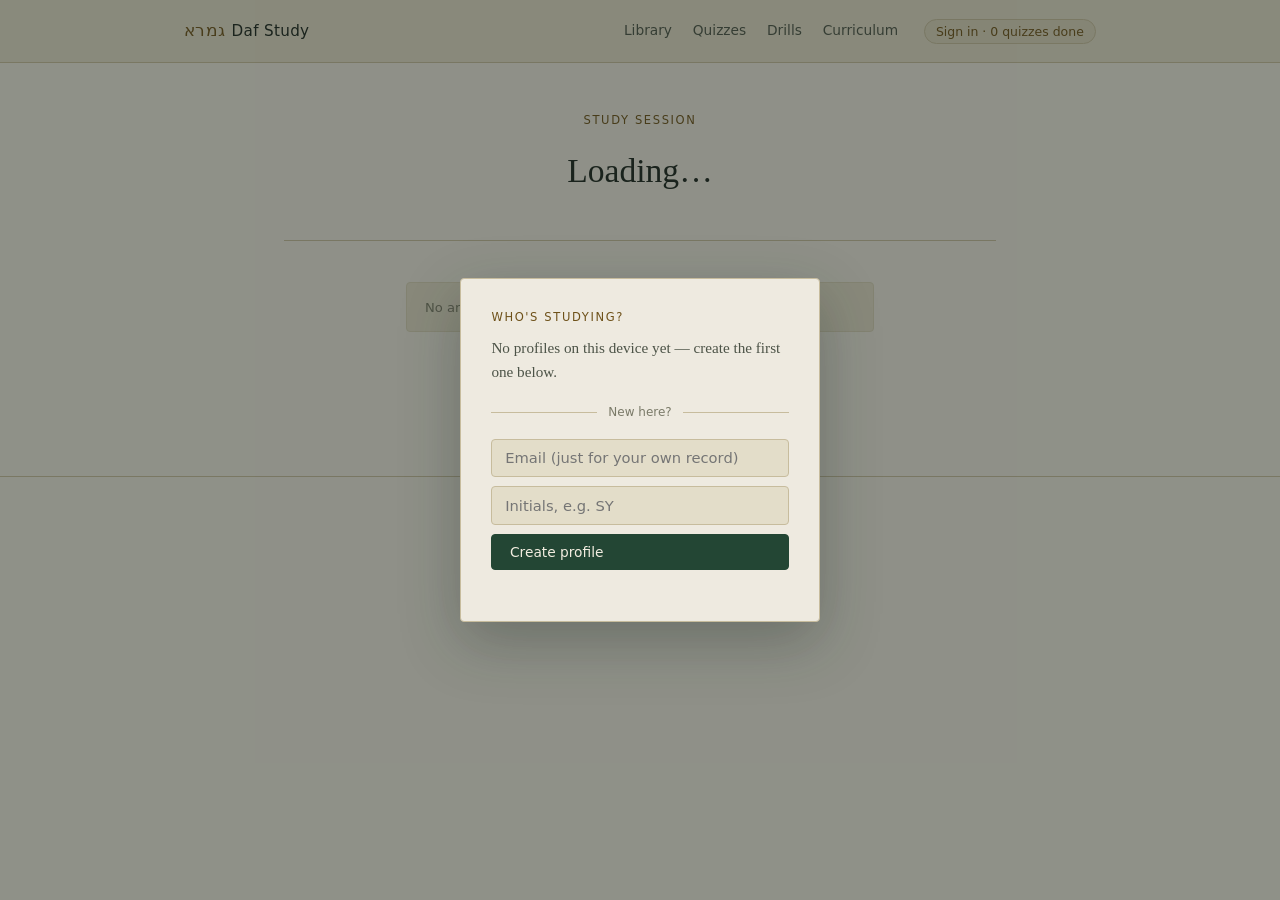
<file: study.html>
<!doctype html>
<html lang="en">
<head>
  <meta charset="utf-8" />
  <meta name="viewport" content="width=device-width, initial-scale=1" />
  <title>Study Session — Daf Study</title>
  <link rel="icon" href="data:image/svg+xml,<svg xmlns=%22http://www.w3.org/2000/svg%22 font-size=%2290%22><text y=%22.9em%22>📜</text></svg>" />
  <link rel="stylesheet" href="assets/css/site.css" />
</head>
<body data-page="daf">
  <div id="site-nav"></div>

  <div class="wrap">
    <header class="masthead">
      <div class="eyebrow">STUDY SESSION</div>
      <h1 id="h1">Loading…</h1>
      <p class="subtitle" id="subtitle"></p>
    </header>

    <div id="study-root"></div>
  </div>

  <div id="site-footer"></div>

  <script type="module" src="assets/js/nav.js"></script>
  <script type="module">
    import { mountStudy } from "./assets/js/study-engine.js";
    mountStudy();
  </script>
</body>
</html>
</file>
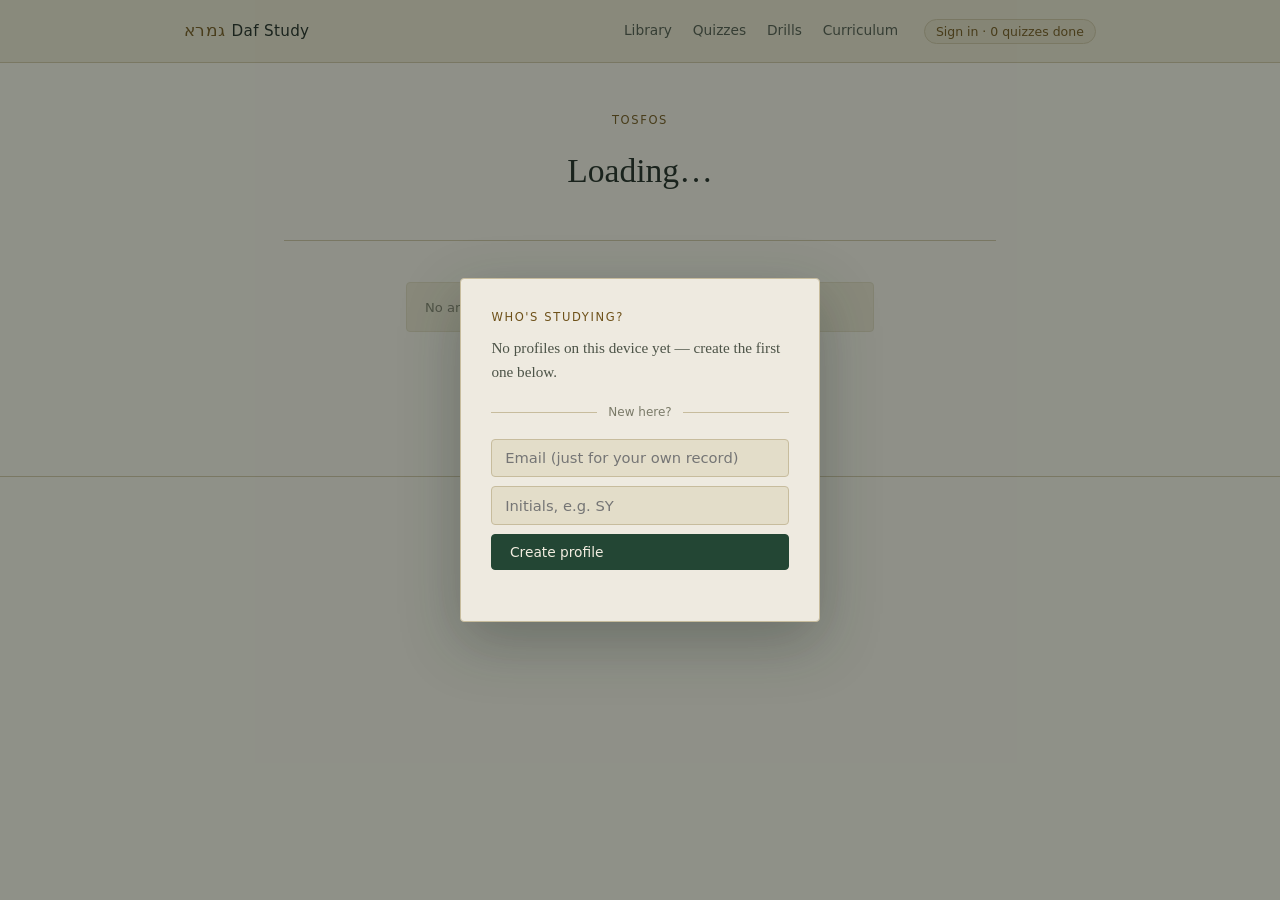
<file: tosfos.html>
<!doctype html>
<html lang="en">
<head>
  <meta charset="utf-8" />
  <meta name="viewport" content="width=device-width, initial-scale=1" />
  <title>Tosfos — Daf Study</title>
  <link rel="icon" href="data:image/svg+xml,<svg xmlns=%22http://www.w3.org/2000/svg%22 font-size=%2290%22><text y=%22.9em%22>📜</text></svg>" />
  <link rel="stylesheet" href="assets/css/site.css" />
</head>
<body data-page="daf">
  <div id="site-nav"></div>

  <div class="wrap">
    <header class="masthead">
      <div class="eyebrow">TOSFOS</div>
      <h1 id="h1">Loading…</h1>
      <p class="subtitle" id="subtitle"></p>
    </header>

    <div id="tosfos-root"></div>
  </div>

  <div id="site-footer"></div>

  <script type="module" src="assets/js/nav.js"></script>
  <script type="module">
    import { mountTosfos } from "./assets/js/tosfos-engine.js";
    mountTosfos();
  </script>
</body>
</html>
</file>
<file: assets/css/site.css>
/* ===========================================================
   Daf Study — shared design system
   Palette grounded in a Vilna-Shas volume: bottle green cloth,
   brass-stamped lettering, bone paper.
   =========================================================== */

:root {
  --bg: #eeeae0;
  --surface: #e3ddc9;
  --surface-2: #dcd5bd;
  --surface-3: #d4cbaf;
  --ink: #1b241e;
  --ink-soft: #4c5347;
  --ink-faint: #7a7a68;
  --accent: #234634;
  --accent-ink: #f2ede0;
  --accent-soft: #cfe0d3;
  --gold: #8f6a1f;
  --gold-strong: #6e5119;
  --line: #c7bc9d;
  --line-soft: #d9d1b8;

  --good: #2b5d3a;
  --bad: #7a3226;
  --warn: #8f6a1f;
  --locked: #948d78;

  --radius: 4px;
  --serif: Georgia, "Iowan Old Style", "Palatino Linotype", "Book Antiqua", serif;
  --hebrew: "David Libre", David, "Times New Roman", "Segoe UI Historic", serif;
  --sans: -apple-system, "Segoe UI", system-ui, sans-serif;
  --max: 760px;
  --wide: 960px;
}

@media (prefers-color-scheme: dark) {
  :root {
    --bg: #10140f;
    --surface: #1a2118;
    --surface-2: #212a1d;
    --surface-3: #283323;
    --ink: #eae4d3;
    --ink-soft: #b7b09a;
    --ink-faint: #83806d;
    --accent: #7fb896;
    --accent-ink: #10140f;
    --accent-soft: #223229;
    --gold: #cfa544;
    --gold-strong: #e2bb5c;
    --line: #333a2b;
    --line-soft: #262d20;
    --good: #6fae82;
    --bad: #c67b6a;
    --warn: #cfa544;
    --locked: #5c5c4e;
  }
}
:root[data-theme="dark"] {
  --bg: #10140f; --surface: #1a2118; --surface-2: #212a1d; --surface-3: #283323;
  --ink: #eae4d3; --ink-soft: #b7b09a; --ink-faint: #83806d;
  --accent: #7fb896; --accent-ink: #10140f; --accent-soft: #223229;
  --gold: #cfa544; --gold-strong: #e2bb5c;
  --line: #333a2b; --line-soft: #262d20;
  --good: #6fae82; --bad: #c67b6a; --warn: #cfa544; --locked: #5c5c4e;
}
:root[data-theme="light"] {
  --bg: #eeeae0; --surface: #e3ddc9; --surface-2: #dcd5bd; --surface-3: #d4cbaf;
  --ink: #1b241e; --ink-soft: #4c5347; --ink-faint: #7a7a68;
  --accent: #234634; --accent-ink: #f2ede0; --accent-soft: #cfe0d3;
  --gold: #8f6a1f; --gold-strong: #6e5119;
  --line: #c7bc9d; --line-soft: #d9d1b8;
  --good: #2b5d3a; --bad: #7a3226; --warn: #8f6a1f; --locked: #948d78;
}

* { box-sizing: border-box; }
html, body { height: 100%; }
body {
  margin: 0;
  background: var(--bg);
  color: var(--ink);
  font-family: var(--serif);
  line-height: 1.6;
  -webkit-font-smoothing: antialiased;
}
a { color: var(--accent); }
:root[data-theme="dark"] a, @media (prefers-color-scheme: dark) { a { color: var(--accent); } }
h1, h2, h3 { text-wrap: balance; font-weight: 400; }
he, .he { font-family: var(--hebrew); direction: rtl; unicode-bidi: isolate; }
button { font-family: var(--sans); }
:focus-visible { outline: 2px solid var(--gold); outline-offset: 2px; }

.wrap { max-width: var(--max); margin: 0 auto; padding: 0 1.5rem 5rem; }
.wrap.wide { max-width: var(--wide); }

/* ---------------- Site nav ---------------- */
.site-nav {
  border-bottom: 1px solid var(--line);
  background: var(--surface);
}
.site-nav .inner {
  max-width: var(--wide);
  margin: 0 auto;
  padding: 0.9rem 1.5rem;
  display: flex;
  align-items: center;
  gap: 1.6rem;
}
.site-nav .brand {
  font-family: var(--sans);
  font-size: 0.95rem;
  letter-spacing: 0.02em;
  color: var(--ink);
  text-decoration: none;
  display: flex;
  align-items: baseline;
  gap: 0.4rem;
  margin-inline-end: auto;
}
.site-nav .brand he { font-size: 1.05rem; color: var(--gold-strong); }
.site-nav .links { display: flex; gap: 1.3rem; font-family: var(--sans); font-size: 0.86rem; }
.site-nav .links a {
  color: var(--ink-soft);
  text-decoration: none;
  padding: 0.3rem 0;
  border-bottom: 2px solid transparent;
}
.site-nav .links a:hover { color: var(--ink); }
.site-nav .links a.active { color: var(--ink); border-bottom-color: var(--gold); }
.site-nav .streak {
  font-family: var(--sans);
  font-size: 0.78rem;
  color: var(--gold-strong);
  background: var(--surface-2);
  border: 1px solid var(--line);
  border-radius: 20px;
  padding: 0.25rem 0.7rem;
  white-space: nowrap;
}
@media (max-width: 640px) {
  .site-nav .inner { flex-wrap: wrap; gap: 0.8rem; }
  .site-nav .links { gap: 0.9rem; font-size: 0.8rem; }
}

/* ---------------- Simple / Complicated view toggle ---------------- */
.view-toggle {
  display: inline-flex; border: 1px solid var(--line); border-radius: 20px; overflow: hidden;
  background: var(--surface);
}
.view-toggle-btn {
  font-family: var(--sans); font-size: 0.82rem; padding: 0.4rem 1.1rem; border: none; background: transparent;
  color: var(--ink-faint); cursor: pointer;
}
.view-toggle-btn.active { background: var(--accent); color: var(--accent-ink); }
.view-toggle-btn:not(.active):hover { color: var(--ink); }

/* ---------------- Complicated view (stub — infrastructure only) ---------------- */
.complicated-stub-controls { display: flex; gap: 0.6rem; margin: 0 0 1.4rem; }
.complicated-stub-controls .chip {
  font-family: var(--sans); font-size: 0.76rem; color: var(--ink-faint); background: var(--surface);
  border: 1px dashed var(--line); border-radius: 20px; padding: 0.3rem 0.8rem;
}
.complicated-split { display: grid; grid-template-columns: 1.6fr 1fr; gap: 1.2rem; align-items: start; }
@media (max-width: 760px) { .complicated-split { grid-template-columns: 1fr; } }
.complicated-page {
  display: grid; grid-template-columns: 1fr 1.4fr 1fr; gap: 1px; background: var(--line);
  border: 1px solid var(--line); border-radius: var(--radius); overflow: hidden;
}
@media (max-width: 560px) { .complicated-page { grid-template-columns: 1fr; } }
.complicated-pane { background: var(--surface); padding: 1rem; min-height: 220px; }
.complicated-pane-label {
  font-family: var(--sans); font-size: 0.68rem; text-transform: uppercase; letter-spacing: 0.05em;
  color: var(--gold-strong); margin-bottom: 0.6rem;
}
.complicated-pane-rashi, .complicated-pane-tosfos { font-family: var(--hebrew); direction: rtl; font-size: 0.95rem; color: var(--ink-faint); }
.complicated-pane-gemara { font-size: 1.05rem; }
.complicated-pane-placeholder { color: var(--ink-faint); opacity: 0.6; }
.complicated-pane-side { background: var(--surface); border: 1px solid var(--line); border-radius: var(--radius); padding: 1.2rem; min-height: 220px; }

/* ---------------- Sign-in modal (local profiles, no OAuth) ---------------- */
.auth-overlay {
  position: fixed; inset: 0; z-index: 999;
  background: color-mix(in srgb, var(--ink) 45%, transparent);
  display: flex; align-items: center; justify-content: center; padding: 1.5rem;
}
.auth-modal {
  background: var(--bg); border: 1px solid var(--line); border-radius: var(--radius);
  padding: 1.8rem 1.9rem; max-width: 360px; width: 100%;
  box-shadow: 0 20px 60px color-mix(in srgb, var(--ink) 30%, transparent);
}
.auth-profiles { display: flex; flex-wrap: wrap; gap: 0.6rem; margin-bottom: 1.2rem; }
.auth-profile-btn {
  font-family: var(--sans); font-size: 0.95rem; font-weight: 600; letter-spacing: 0.03em;
  padding: 0.6rem 1rem; border-radius: var(--radius); border: 1px solid var(--line);
  background: var(--surface); color: var(--ink); cursor: pointer;
}
.auth-profile-btn:hover { border-color: var(--gold); color: var(--gold-strong); }
.auth-divider { display: flex; align-items: center; gap: 0.7rem; margin: 1rem 0; font-family: var(--sans); font-size: 0.75rem; color: var(--ink-faint); }
.auth-divider::before, .auth-divider::after { content: ""; flex: 1; height: 1px; background: var(--line); }
.auth-new { display: flex; flex-direction: column; gap: 0.6rem; }
.auth-new input {
  font-family: var(--sans); font-size: 0.92rem; padding: 0.6rem 0.8rem;
  border: 1px solid var(--line); border-radius: var(--radius); background: var(--surface); color: var(--ink);
}
.auth-error { color: var(--bad); font-family: var(--sans); font-size: 0.82rem; margin: 0; min-height: 1em; }

/* ---------------- Page header ---------------- */
header.masthead {
  text-align: center;
  padding: 3rem 1.5rem 2rem;
  border-bottom: 1px solid var(--line);
  margin-bottom: 2.6rem;
}
.eyebrow {
  font-family: var(--sans);
  font-size: 0.72rem;
  letter-spacing: 0.14em;
  text-transform: uppercase;
  color: var(--gold-strong);
  margin-bottom: 0.9rem;
}
.eyebrow he { font-family: var(--hebrew); letter-spacing: 0; font-size: 0.95rem; margin-inline-end: 0.5rem; }
header.masthead h1 { font-size: 2.1rem; margin: 0 0 0.6rem; }
header.masthead .subtitle { color: var(--ink-soft); font-size: 1.02rem; font-style: italic; max-width: 46ch; margin: 0 auto; }

.note {
  font-family: var(--sans);
  font-size: 0.82rem;
  color: var(--ink-faint);
  background: var(--surface);
  border: 1px solid var(--line-soft);
  border-radius: var(--radius);
  padding: 0.85rem 1.1rem;
  margin: 1.6rem auto 0;
  max-width: 56ch;
  text-align: start;
}
.note b { color: var(--ink-soft); }

/* ---------------- Section scaffolding ---------------- */
section { margin-top: 3.2rem; }
.section-head { display: flex; align-items: baseline; gap: 0.7rem; margin-bottom: 1.2rem; }
.section-num { font-family: var(--sans); font-size: 0.75rem; color: var(--gold); letter-spacing: 0.08em; }
h2 { font-size: 1.35rem; margin: 0; }
.section-dash { flex: 1; height: 1px; background: var(--line); }

/* ---------------- Cards / library ---------------- */
.card-grid { display: grid; grid-template-columns: repeat(auto-fit, minmax(230px, 1fr)); gap: 1rem; }
.card {
  background: var(--surface);
  border: 1px solid var(--line);
  border-radius: var(--radius);
  padding: 1.2rem 1.3rem;
  text-decoration: none;
  color: var(--ink);
  display: block;
  transition: border-color 0.15s ease;
}
.card:hover { border-color: var(--gold); }
.card.locked { opacity: 0.55; pointer-events: none; }
.card .card-eyebrow {
  font-family: var(--sans); font-size: 0.68rem; letter-spacing: 0.07em; text-transform: uppercase;
  color: var(--gold-strong); display: flex; justify-content: space-between; margin-bottom: 0.5rem;
}
.card h3 { font-size: 1.05rem; margin: 0 0 0.4rem; }
.card p { margin: 0; color: var(--ink-soft); font-size: 0.92rem; }
.badge {
  font-family: var(--sans); font-size: 0.66rem; letter-spacing: 0.04em;
  padding: 0.12rem 0.5rem; border-radius: 20px;
}
.badge-done { background: color-mix(in srgb, var(--good) 18%, transparent); color: var(--good); }
.badge-todo { background: color-mix(in srgb, var(--ink-faint) 16%, transparent); color: var(--ink-faint); }
.badge-locked { background: color-mix(in srgb, var(--locked) 20%, transparent); color: var(--locked); }
.progress-bar { height: 5px; border-radius: 3px; background: var(--surface-3); margin-top: 0.7rem; overflow: hidden; }
.progress-bar > span { display: block; height: 100%; background: var(--gold); }

/* ---------------- Buttons ---------------- */
.btn {
  font-family: var(--sans);
  font-size: 0.86rem;
  border: 1px solid var(--line);
  background: var(--surface);
  color: var(--ink);
  padding: 0.55rem 1.1rem;
  border-radius: var(--radius);
  cursor: pointer;
  text-decoration: none;
  display: inline-flex;
  align-items: center;
  gap: 0.4rem;
}
.btn:hover { border-color: var(--gold); }
.btn-primary { background: var(--accent); color: var(--accent-ink); border-color: var(--accent); }
.btn-primary:hover { opacity: 0.92; border-color: var(--accent); }
.btn-ghost { background: transparent; border-color: transparent; color: var(--ink-faint); }
.btn-ghost:hover { color: var(--ink); }
.btn:disabled { opacity: 0.45; cursor: not-allowed; }
.btn-row { display: flex; gap: 0.6rem; flex-wrap: wrap; align-items: center; }

/* ---------------- On-page breakdown / TOC ---------------- */
.breakdown {
  background: var(--surface);
  border: 1px solid var(--line);
  border-radius: var(--radius);
  padding: 1.1rem 1.4rem;
  margin-bottom: 3rem;
}
.breakdown-label {
  font-family: var(--sans);
  font-size: 0.7rem;
  letter-spacing: 0.08em;
  text-transform: uppercase;
  color: var(--gold-strong);
  margin-bottom: 0.7rem;
}
.breakdown-list {
  list-style: none;
  margin: 0;
  padding: 0;
  display: flex;
  flex-wrap: wrap;
  gap: 0.4rem 1.6rem;
}
.breakdown-list li { display: contents; }
.breakdown-list a {
  font-family: var(--sans);
  font-size: 0.9rem;
  color: var(--ink-soft);
  text-decoration: none;
  display: inline-flex;
  align-items: baseline;
  gap: 0.45rem;
}
.breakdown-list a:hover { color: var(--ink); text-decoration: underline; }
.breakdown-list a .section-num { color: var(--gold); font-size: 0.72rem; }

/* ---------------- Mishnah / text block ---------------- */
.mishnah-block {
  background: var(--surface);
  border: 1px solid var(--line);
  border-inline-start: 3px solid var(--accent);
  border-radius: var(--radius);
  padding: 1.5rem 1.7rem;
}
.mishnah-block .he-line { font-size: 1.15rem; line-height: 2.05; text-align: right; }
.mishnah-block .gloss { margin-top: 1rem; padding-top: 1rem; border-top: 1px dashed var(--line); color: var(--ink-soft); font-size: 0.95rem; }
.clause-tag {
  display: inline-block; font-family: var(--sans); font-size: 0.68rem; letter-spacing: 0.06em; text-transform: uppercase;
  padding: 0.12rem 0.5rem; border-radius: 2px; margin-inline-end: 0.4rem;
}
.tag-invalid { background: color-mix(in srgb, var(--bad) 18%, transparent); color: var(--bad); }
.tag-machloket { background: color-mix(in srgb, var(--warn) 18%, transparent); color: var(--warn); }

/* ---------------- Diagram ---------------- */
figure { margin: 0; }
.diagram-wrap { overflow-x: auto; background: var(--surface); border: 1px solid var(--line); border-radius: var(--radius); padding: 1.2rem; }
.diagram-wrap svg { display: block; margin: 0 auto; max-width: 100%; height: auto; }
figcaption { font-family: var(--sans); font-size: 0.82rem; color: var(--ink-faint); margin-top: 0.7rem; text-align: center; }
svg text { font-family: var(--sans); fill: var(--ink); }
svg .he-text { font-family: var(--hebrew); }

/* ---------------- Opinion cards ---------------- */
.opinions-grid { display: grid; grid-template-columns: repeat(auto-fit, minmax(220px, 1fr)); gap: 0.9rem; }
.opinion-card { background: var(--surface); border: 1px solid var(--line); border-radius: var(--radius); padding: 1.1rem 1.2rem; }
.opinion-card .who {
  font-family: var(--sans); font-size: 0.72rem; letter-spacing: 0.08em; text-transform: uppercase; color: var(--gold-strong);
  display: flex; justify-content: space-between; align-items: center; margin-bottom: 0.5rem;
}
.stance { font-size: 0.66rem; letter-spacing: 0.05em; padding: 0.1rem 0.45rem; border-radius: 2px; font-family: var(--sans); }
.stance-strict { background: color-mix(in srgb, var(--bad) 16%, transparent); color: var(--bad); }
.stance-lenient { background: color-mix(in srgb, var(--good) 16%, transparent); color: var(--good); }
.stance-svara { background: color-mix(in srgb, var(--warn) 16%, transparent); color: var(--warn); }
.opinion-card p { margin: 0 0 0.5rem; font-size: 0.97rem; }
.opinion-card .basis { font-size: 0.86rem; color: var(--ink-soft); font-style: italic; margin: 0; }

/* ---------------- Dialectic script ---------------- */
.script { border-top: 1px solid var(--line); }
.turn { display: grid; grid-template-columns: 128px 1fr; gap: 1.1rem; padding: 1.05rem 0; border-bottom: 1px solid var(--line-soft); align-items: start; }
.turn .speaker { font-family: var(--sans); font-size: 0.7rem; letter-spacing: 0.06em; text-transform: uppercase; color: var(--gold-strong); padding-top: 0.15rem; }
.turn .speaker small { display: block; font-family: var(--hebrew); direction: rtl; text-transform: none; letter-spacing: 0; color: var(--ink-faint); font-size: 0.88rem; margin-top: 0.15rem; }
.turn.emphasis { background: color-mix(in srgb, var(--accent) 7%, transparent); border-inline-start: 3px solid var(--accent); padding-inline-start: 0.9rem; margin-inline-start: -0.9rem; }
.turn .content p { margin: 0 0 0.5rem; }
.turn .content p:last-child { margin-bottom: 0; }
.quote { font-family: var(--hebrew); direction: rtl; display: block; font-size: 1.05rem; margin-bottom: 0.35rem; }
.gloss-text { color: var(--ink-soft); font-size: 0.95rem; }
@media (max-width: 520px) { .turn { grid-template-columns: 1fr; gap: 0.3rem; } }

/* ---------------- Tosfos ---------------- */
.tosfos-list { display: flex; flex-direction: column; gap: 0.7rem; }
details.tosfos-card { background: var(--surface); border: 1px solid var(--line); border-radius: var(--radius); }
details.tosfos-card summary {
  cursor: pointer; list-style: none; padding: 1rem 1.3rem; display: flex; flex-direction: column; gap: 0.3rem;
}
details.tosfos-card summary::-webkit-details-marker { display: none; }
.tosfos-head-row { display: flex; align-items: baseline; gap: 0.7rem; flex-wrap: wrap; }
.tosfos-dh { font-family: var(--hebrew); direction: rtl; font-size: 1.05rem; }
.tosfos-dh-en { font-family: var(--sans); font-size: 0.78rem; color: var(--gold-strong); text-transform: uppercase; letter-spacing: 0.04em; }
.tosfos-summary { color: var(--ink-soft); font-size: 0.92rem; margin: 0; }
.tosfos-toggle { margin-inline-start: auto; font-family: var(--sans); font-size: 0.75rem; color: var(--ink-faint); }
details.tosfos-card[open] .tosfos-toggle::after { content: "hide"; }
details.tosfos-card:not([open]) .tosfos-toggle::after { content: "show points"; }
.tosfos-points { padding: 0 1.3rem 1.2rem; border-top: 1px dashed var(--line); margin-top: 0.2rem; }
.tosfos-point { padding: 0.8rem 0; border-bottom: 1px solid var(--line-soft); border-inline-start: 3px solid var(--line); padding-inline-start: 0.8rem; margin-top: 0.8rem; }
.tosfos-point:last-child { border-bottom: none; }
.tosfos-point.sub { margin-inline-start: 1.4rem; opacity: 0.94; }
.tosfos-point.type-question { border-inline-start-color: var(--warn); }
.tosfos-point.type-answer { border-inline-start-color: var(--good); }
.tosfos-point.type-note { border-inline-start-color: var(--ink-faint); }
.tosfos-point-label { font-family: var(--sans); font-size: 0.72rem; text-transform: uppercase; letter-spacing: 0.05em; color: var(--gold-strong); display: block; margin-bottom: 0.35rem; }
.tosfos-point .quote { font-size: 0.98rem; margin-bottom: 0.35rem; }
.tosfos-point p.en { margin: 0; font-size: 0.94rem; color: var(--ink); }

/* ---------------- Review / reveal questions ---------------- */
.qlist { display: flex; flex-direction: column; gap: 0.6rem; }
details.q { background: var(--surface); border: 1px solid var(--line); border-radius: var(--radius); padding: 0.2rem 0; }
details.q summary { cursor: pointer; padding: 0.85rem 1.2rem; list-style: none; display: flex; gap: 0.8rem; align-items: baseline; font-size: 1rem; }
details.q summary::-webkit-details-marker { display: none; }
details.q summary .qnum { font-family: var(--sans); color: var(--gold); font-size: 0.85rem; flex-shrink: 0; }
details.q summary .qmark { margin-inline-start: auto; font-family: var(--sans); font-size: 0.75rem; color: var(--ink-faint); flex-shrink: 0; }
details.q[open] summary .qmark::after { content: "hide"; }
details.q:not([open]) summary .qmark::after { content: "show answer"; }
details.q .answer { padding: 0 1.2rem 1.1rem 2.7rem; color: var(--ink-soft); font-size: 0.96rem; border-top: 1px dashed var(--line); margin-top: 0.2rem; padding-top: 0.8rem; }

/* ---------------- Quiz engine ---------------- */
.quiz-shell { background: var(--surface); border: 1px solid var(--line); border-radius: var(--radius); padding: 1.6rem 1.7rem; }
.quiz-progress { display: flex; align-items: center; gap: 0.8rem; font-family: var(--sans); font-size: 0.78rem; color: var(--ink-faint); margin-bottom: 1.4rem; }
.quiz-progress .bar { flex: 1; height: 6px; border-radius: 3px; background: var(--surface-3); overflow: hidden; }
.quiz-progress .bar > span { display: block; height: 100%; background: var(--gold); transition: width 0.25s ease; }
.quiz-q { font-size: 1.15rem; margin: 0 0 1.3rem; text-wrap: balance; }
.quiz-options { display: flex; flex-direction: column; gap: 0.6rem; margin-bottom: 1.2rem; }
.quiz-opt {
  text-align: start; font-family: var(--serif); font-size: 1rem;
  background: var(--bg); border: 1px solid var(--line); border-radius: var(--radius);
  padding: 0.75rem 1rem; cursor: pointer; color: var(--ink);
}
.quiz-opt:hover:not(:disabled) { border-color: var(--gold); }
.quiz-opt.correct { border-color: var(--good); background: color-mix(in srgb, var(--good) 14%, var(--bg)); }
.quiz-opt.incorrect { border-color: var(--bad); background: color-mix(in srgb, var(--bad) 12%, var(--bg)); }
.quiz-opt.reveal-correct { border-color: var(--good); box-shadow: inset 0 0 0 1px var(--good); }
.quiz-opt:disabled { cursor: default; }
.quiz-explain { font-family: var(--sans); font-size: 0.9rem; color: var(--ink-soft); background: var(--bg); border: 1px dashed var(--line); border-radius: var(--radius); padding: 0.8rem 1rem; margin-bottom: 1.2rem; }
.quiz-result { text-align: center; padding: 2rem 1rem; }
.quiz-result .score-num { font-size: 3rem; color: var(--gold-strong); font-family: var(--serif); }
.quiz-result .score-sub { color: var(--ink-soft); font-family: var(--sans); font-size: 0.9rem; margin-top: 0.3rem; }
.score-tally { display: flex; justify-content: center; gap: 1.6rem; margin: 1.4rem 0; font-family: var(--sans); font-size: 0.85rem; }
.score-tally b { display: block; font-size: 1.3rem; font-family: var(--serif); color: var(--ink); }

/* ---------------- Study session (Havruta/Yachid) ---------------- */
.study-topbar { display: flex; align-items: center; justify-content: space-between; gap: 1rem; flex-wrap: wrap; margin-bottom: 1.1rem; }
.study-phase-pills { display: flex; flex-wrap: wrap; gap: 0.4rem; }
.study-pill {
  font-family: var(--sans); font-size: 0.74rem; padding: 0.25rem 0.65rem; border-radius: 20px;
  background: var(--surface-2); color: var(--ink-faint); border: 1px solid var(--line);
}
.study-pill.active { background: var(--accent); color: var(--accent-ink); border-color: var(--accent); }
.study-pill.done { color: var(--good); border-color: var(--good); }
.study-method { background: var(--surface-2); border: 1px dashed var(--line); border-radius: var(--radius); padding: 0.9rem 1.1rem; margin-bottom: 1.3rem; }
.study-method-name { font-family: var(--sans); font-size: 0.85rem; font-weight: 600; color: var(--gold-strong); }
.role-badge { font-family: var(--sans); font-size: 0.82rem; color: var(--ink-soft); margin-top: 0.5rem; }
.study-shell { max-width: none; }

/* ---------------- Aramaic drill (Duolingo-ish) ---------------- */
.drill-shell { background: var(--surface); border: 1px solid var(--line); border-radius: var(--radius); padding: 2rem 1.7rem; text-align: center; }
.drill-word { font-family: var(--hebrew); direction: rtl; font-size: 2.4rem; margin-bottom: 0.4rem; }
.drill-hint { font-family: var(--sans); font-size: 0.8rem; color: var(--ink-faint); letter-spacing: 0.04em; text-transform: uppercase; margin-bottom: 1.6rem; }
.drill-options { display: grid; grid-template-columns: 1fr 1fr; gap: 0.7rem; max-width: 480px; margin: 0 auto; }
@media (max-width: 480px) { .drill-options { grid-template-columns: 1fr; } }
.streak-pill { display: inline-flex; align-items: center; gap: 0.4rem; font-family: var(--sans); font-size: 0.82rem; color: var(--gold-strong); background: var(--surface-2); border: 1px solid var(--line); border-radius: 20px; padding: 0.3rem 0.8rem; }

/* ---------------- Punctuation drill ---------------- */
.punct-sentence { font-size: 1.2rem; line-height: 2; }
.punct-blank {
  display: inline-block; min-width: 1.8rem; margin: 0 0.15rem; padding: 0.05rem 0.5rem;
  font-family: var(--sans); font-size: 1.1rem; font-weight: 700; color: var(--gold-strong);
  background: var(--bg); border: 1px dashed var(--gold); border-radius: 3px; cursor: pointer;
}
.punct-blank:disabled { cursor: default; }
.punct-blank.punct-correct { border-style: solid; border-color: var(--good); color: var(--good); background: color-mix(in srgb, var(--good) 12%, var(--bg)); }
.punct-blank.punct-incorrect { border-style: solid; border-color: var(--bad); color: var(--bad); background: color-mix(in srgb, var(--bad) 12%, var(--bg)); }
.punct-mark-btn { min-width: 3rem; font-size: 1.2rem; font-weight: 700; }
.vocab-stats-row { display: flex; justify-content: center; gap: 2rem; margin-top: 1.2rem; font-family: var(--sans); }
.vocab-stats-row > div { text-align: center; }
.vocab-stats-row b { display: block; font-size: 1.3rem; font-family: var(--serif); color: var(--ink); }
.vocab-stats-row span { font-size: 0.76rem; color: var(--ink-faint); }

/* ---------------- Curriculum map ---------------- */
.map-track { display: flex; flex-direction: column; gap: 0; position: relative; padding-inline-start: 2.2rem; }
.map-track::before { content: ""; position: absolute; left: 0.55rem; top: 0.5rem; bottom: 0.5rem; width: 2px; background: var(--line); }
.map-node { position: relative; padding: 1rem 0 1rem 1.4rem; }
.map-node::before {
  content: ""; position: absolute; left: -2.2rem; top: 1.35rem; width: 14px; height: 14px; border-radius: 50%;
  background: var(--surface); border: 2px solid var(--gold);
}
.map-node.locked::before { border-color: var(--locked); background: var(--surface); }
.map-node .m-eyebrow { font-family: var(--sans); font-size: 0.72rem; color: var(--gold-strong); letter-spacing: 0.06em; text-transform: uppercase; }
.map-node.locked .m-eyebrow { color: var(--locked); }
.map-node h3 { margin: 0.2rem 0 0.3rem; font-size: 1.05rem; }
.map-node p { margin: 0; color: var(--ink-soft); font-size: 0.92rem; }
.map-node.locked p, .map-node.locked h3 { color: var(--ink-faint); }

footer.site-footer {
  margin-top: 4rem; padding: 1.6rem 1.5rem; text-align: center;
  font-family: var(--sans); font-size: 0.78rem; color: var(--ink-faint);
  border-top: 1px solid var(--line);
}
</file>
